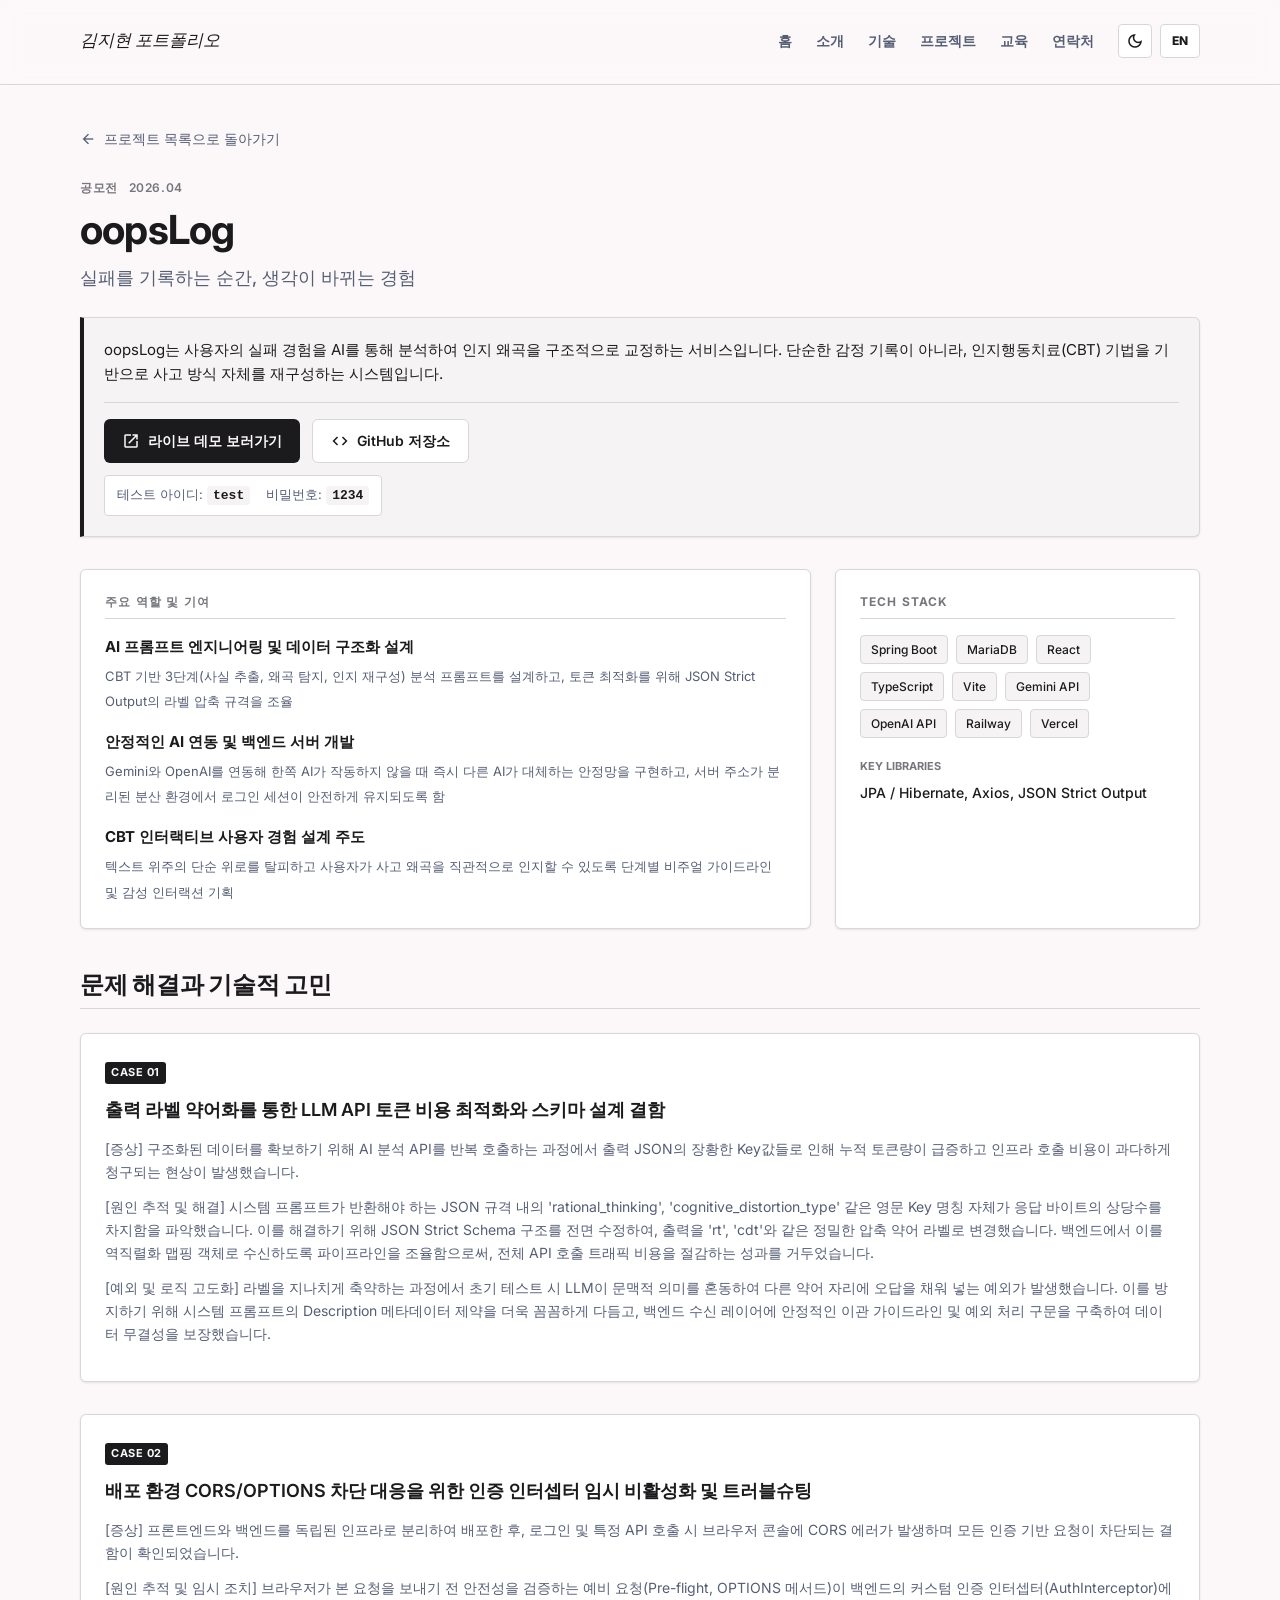
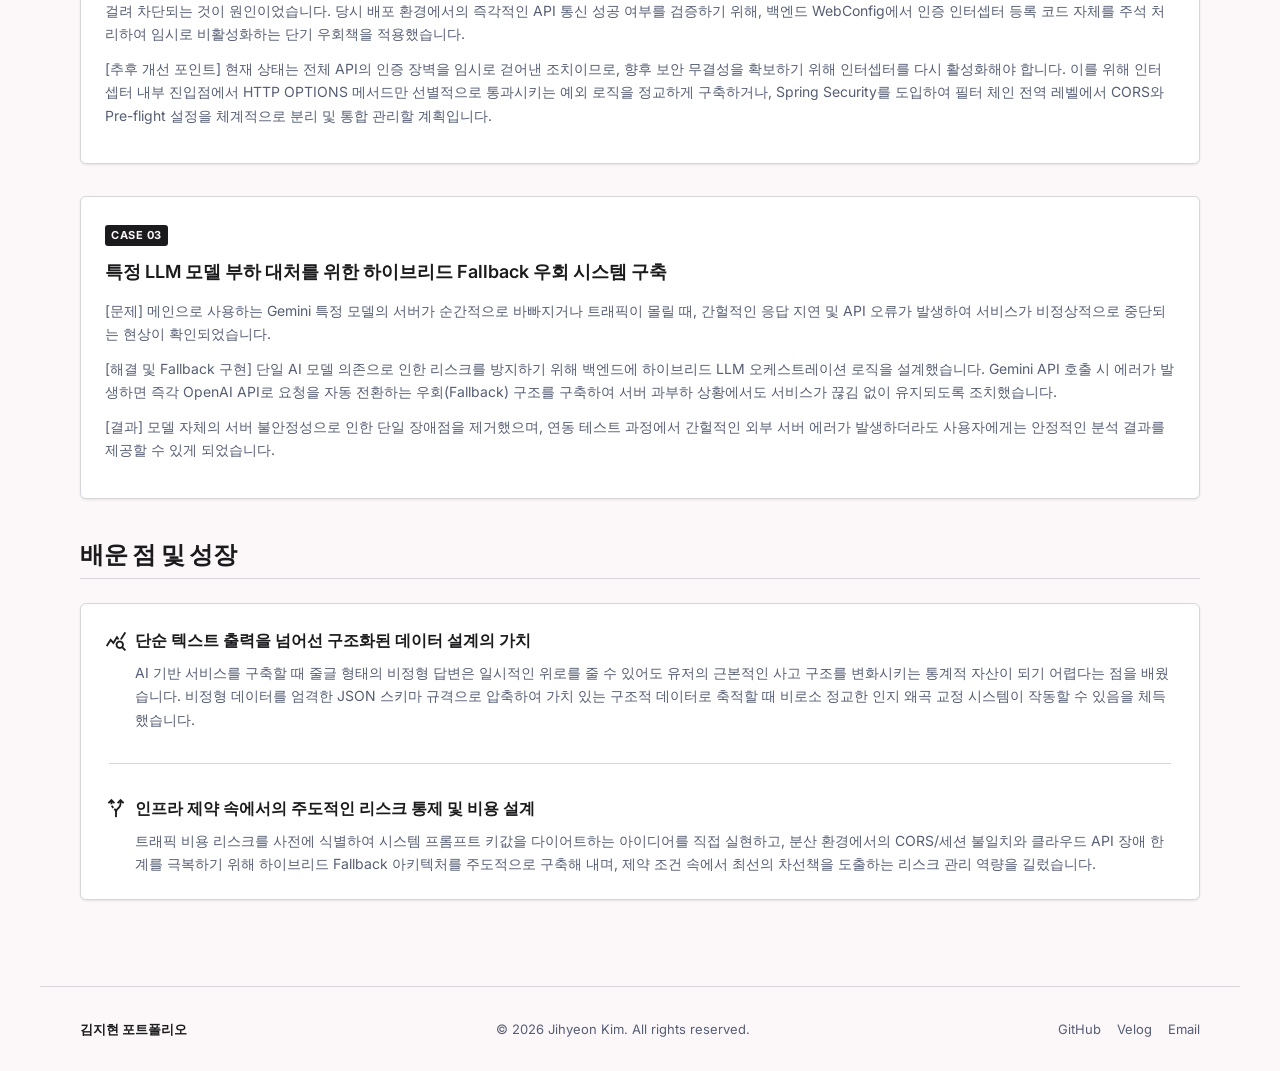
<file: oopslog.html>
<!doctype html>
<html lang="ko">
  <head>
    <meta charset="utf-8" />
    <meta name="viewport" content="width=device-width, initial-scale=1.0" />
    <title>oopsLog - Project Detail</title>
    <link rel="preconnect" href="https://fonts.googleapis.com" />
    <link rel="preconnect" href="https://fonts.gstatic.com" crossorigin />
    <link
      href="https://fonts.googleapis.com/css2?family=Inter:wght=400;500;600;700;800&display=swap"
      rel="stylesheet"
    />
    <link
      href="https://fonts.googleapis.com/css2?family=Material+Symbols+Outlined:wght,FILL@100..700,0..1&display=swap"
      rel="stylesheet"
    />
    <link rel="stylesheet" href="styles.css" />
  </head>
  <body>
    <site-header></site-header>

    <main class="detail-main">
      <div class="back-nav">
        <a href="index.html#projects" class="back-link">
          <span class="material-symbols-outlined" style="font-size: 16px"
            >arrow_back</span
          >
          <span data-ko="프로젝트 목록으로 돌아가기" data-en="Back to Projects"
            >프로젝트 목록으로 돌아가기</span
          >
        </a>
      </div>

      <section class="project-header">
        <span
          class="project-meta"
          data-ko="공모전&nbsp;&nbsp;&nbsp;2026.04"
          data-en="Competition&nbsp;&nbsp;&nbsp;Apr 2026"
          >공모전&nbsp;&nbsp;&nbsp;2026.04</span
        >
        <h1 class="project-title">oopsLog</h1>
        <p
          class="project-subtitle"
          data-ko="실패를 기록하는 순간, 생각이 바뀌는 경험"
          data-en="The moment you record failure, your perspective transforms."
        >
          실패를 기록하는 순간, 생각이 바뀌는 경험
        </p>

        <div
          class="panel"
          style="
            border-left: 4px solid var(--text);
            border-radius: 0 6px 6px 0;
            background: var(--surface-soft);
            padding: 20px;
          "
        >
          <p
            style="
              margin: 0;
              font-size: 15px;
              line-height: 1.6;
              color: var(--text);
            "
            data-ko="oopsLog는 사용자의 실패 경험을 AI를 통해 분석하여 인지 왜곡을 구조적으로 교정하는 서비스입니다. 단순한 감정 기록이 아니라, 인지행동치료(CBT) 기법을 기반으로 사고 방식 자체를 재구성하는 시스템입니다."
            data-en="oopsLog is an AI-powered service that analyzes failure experiences to structurally correct cognitive distortions. Moving beyond simple emotional logs, it acts as a system to reshape underlying thought patterns based on Cognitive Behavioral Therapy (CBT)."
          >
            oopsLog는 사용자의 실패 경험을 AI를 통해 분석하여 인지 왜곡을
            구조적으로 교정하는 서비스입니다. 단순한 감정 기록이 아니라,
            인지행동치료(CBT) 기법을 기반으로 사고 방식 자체를 재구성하는
            시스템입니다.
          </p>

          <div class="demo-banner">
            <div class="link-group">
              <a
                href="https://oops-log-frontend.vercel.app"
                target="_blank"
                rel="noreferrer"
                class="demo-link-btn"
              >
                <span class="material-symbols-outlined" style="font-size: 18px"
                  >open_in_new</span
                >
                <span data-ko="라이브 데모 보러가기" data-en="Launch Live Demo"
                  >라이브 데모 보러가기</span
                >
              </a>
              <a
                href="https://github.com/maycode28/oopsLog-backend"
                target="_blank"
                rel="noreferrer"
                class="demo-link-btn secondary"
              >
                <span class="material-symbols-outlined" style="font-size: 18px"
                  >code</span
                >
                <span data-ko="GitHub 저장소" data-en="GitHub Repository"
                  >GitHub 저장소</span
                >
              </a>
            </div>
            <div class="credentials-box">
              <div>
                <span data-ko="테스트 아이디:" data-en="Test ID:"
                  >테스트 아이디:</span
                >
                <code>test</code>
              </div>
              <div>
                <span data-ko="비밀번호:" data-en="Password:">비밀번호:</span>
                <code>1234</code>
              </div>
            </div>
          </div>
        </div>
      </section>

      <section class="detail-grid">
        <div class="panel">
          <h2
            style="
              font-size: 12px;
              color: var(--subtle);
              text-transform: uppercase;
              letter-spacing: 0.1em;
              border-bottom: 1px solid var(--line);
              padding-bottom: 8px;
              margin-bottom: 16px;
            "
            data-ko="주요 역할 및 기여"
            data-en="My Roles & Contributions"
          >
            주요 역할 및 기여
          </h2>
          <ul class="role-list">
            <li>
              <strong
                data-ko="AI 프롬프트 엔지니어링 및 데이터 구조화 설계"
                data-en="AI Prompt Engineering & Structured Data Design"
                >AI 프롬프트 엔지니어링 및 데이터 구조화 설계</strong
              >
              <span
                data-ko="CBT 기반 3단계(사실 추출, 왜곡 탐지, 인지 재구성) 분석 프롬프트를 설계하고, 토큰 최적화를 위해 JSON Strict Output의 라벨 압축 규격을 조율"
                data-en="Designed CBT-based 3-step analysis prompts and optimized strict JSON schemas with compressed token labels for backend interoperability."
                >CBT 기반 3단계(사실 추출, 왜곡 탐지, 인지 재구성) 분석
                프롬프트를 설계하고, 토큰 최적화를 위해 JSON Strict Output의
                라벨 압축 규격을 조율</span
              >
            </li>
            <li>
              <strong
                data-ko="안정적인 AI 연동 및 백엔드 서버 개발"
                data-en="Stable AI Integration & Backend Development"
                >안정적인 AI 연동 및 백엔드 서버 개발</strong
              >
              <span
                data-ko="Gemini와 OpenAI를 연동해 한쪽 AI가 작동하지 않을 때 즉시 다른 AI가 대체하는 안정망을 구현하고, 서버 주소가 분리된 분산 환경에서 로그인 세션이 안전하게 유지되도록 함"
                data-en="Integrated Gemini and OpenAI to create an automatic fallback system preventing service interruption, and resolved login session sharing issues across separate hosting environments."
                >Gemini와 OpenAI를 연동해 한쪽 AI가 작동하지 않을 때 즉시 다른
                AI가 대체하는 안정망을 구현하고, 서버 주소가 분리된 분산
                환경에서 로그인 세션이 안전하게 유지되도록 함</span
              >
            </li>
            <li>
              <strong
                data-ko="CBT 인터랙티브 사용자 경험 설계 주도"
                data-en="Leading CBT Interactive UX Design"
                >CBT 인터랙티브 사용자 경험 설계 주도</strong
              >
              <span
                data-ko="텍스트 위주의 단순 위로를 탈피하고 사용자가 사고 왜곡을 직관적으로 인지할 수 있도록 단계별 비주얼 가이드라인 및 감성 인터랙션 기획"
                data-en="Spearheaded step-by-step progress guidelines and atmospheric gradient interactions to ensure a friction-free rational mental care flow."
                >텍스트 위주의 단순 위로를 탈피하고 사용자가 사고 왜곡을
                직관적으로 인지할 수 있도록 단계별 비주얼 가이드라인 및 감성
                인터랙션 기획</span
              >
            </li>
          </ul>
        </div>

        <div class="panel">
          <h2
            style="
              font-size: 12px;
              color: var(--subtle);
              text-transform: uppercase;
              letter-spacing: 0.1em;
              border-bottom: 1px solid var(--line);
              padding-bottom: 8px;
              margin-bottom: 16px;
            "
            data-ko="Tech Stack"
            data-en="Tech Stack"
          >
            Tech Stack
          </h2>
          <div class="tag-container">
            <span class="tech-tag">Spring Boot</span>
            <span class="tech-tag">MariaDB</span>
            <span class="tech-tag">React</span>
            <span class="tech-tag">TypeScript</span>
            <span class="tech-tag">Vite</span>
            <span class="tech-tag">Gemini API</span>
            <span class="tech-tag">OpenAI API</span>
            <span class="tech-tag">Railway</span>
            <span class="tech-tag">Vercel</span>
          </div>
          <h3
            style="
              font-size: 11px;
              color: var(--subtle);
              text-transform: uppercase;
              margin-bottom: 6px;
              font-weight: 700;
            "
            data-ko="Key Libraries"
            data-en="Key Libraries"
          >
            Key Libraries
          </h3>
          <p
            style="
              margin: 0;
              font-size: 14px;
              color: var(--text);
              font-weight: 500;
            "
          >
            JPA / Hibernate, Axios, JSON Strict Output
          </p>
        </div>
      </section>

      <section class="deep-dive-section">
        <h2
          class="section-headline"
          data-ko="문제 해결과 기술적 고민"
          data-en="Problem Solving & Deep Dive"
        >
          문제 해결과 기술적 고민
        </h2>

        <article class="panel case-card">
          <span class="case-badge">CASE 01</span>
          <h3
            class="case-title"
            data-ko="출력 라벨 약어화를 통한 LLM API 토큰 비용 최적화와 스키마 설계 결함"
            data-en="API Token Cost Optimization & JSON Schema Compression Constraints"
          >
            출력 라벨 약어화를 통한 LLM API 토큰 비용 최적화와 스키마 설계 결함
          </h3>
          <div class="case-content">
            <p
              data-ko="[증상] 구조화된 데이터를 확보하기 위해 AI 분석 API를 반복 호출하는 과정에서 출력 JSON의 장황한 Key값들로 인해 누적 토큰량이 급증하고 인프라 호출 비용이 과다하게 청구되는 현상이 발생했습니다."
              data-en="[Symptom] Verbose key strings inside the structured JSON responses accumulated rapidly across frequent API calls, resulting in an unsustainable surge in operational token billing."
            >
              <strong>[증상]</strong> 구조화된 데이터를 확보하기 위해 AI 분석
              API를 반복 호출하는 과정에서 출력 JSON의 장황한 Key값들로 인해
              누적 토큰량이 급증하고 인프라 호출 비용이 과다하게 청구되는 현상이
              발생했습니다.
            </p>
            <p
              data-ko="[원인 추적 및 해결] 시스템 프롬프트가 반환해야 하는 JSON 규격 내의 'rational_thinking', 'cognitive_distortion_type' 같은 영문 Key 명칭 자체가 응답 바이트의 상당수를 차지함을 파악했습니다. 이를 해결하기 위해 JSON Strict Schema 구조를 전면 수정하여, 출력을 'rt', 'cdt'와 같은 정밀한 압축 약어 라벨로 변경했습니다. 백엔드에서 이를 역직렬화 맵핑 객체로 수신하도록 파이프라인을 조율함으로써, 전체 API 호출 트래픽 비용을 절감하는 성과를 거두었습니다."
              data-en="[Root Cause & Fix] Identified that verbose keys like 'rational_thinking' inside the structured JSON payload significantly inflated byte sizes. To resolve this, I overhauled the JSON Strict Schema to output tightly compressed labels (e.g., 'rt', 'cdt'). I then coordinated the backend pipeline to safely map and deserialize these compressed tokens, achieving a reduction in overall LLM API costs while maintaining application logic readability."
            >
              <strong>[원인 추적 및 해결]</strong> 시스템 프롬프트가 반환해야
              하는 JSON 규격 내의 'rational_thinking',
              'cognitive_distortion_type' 같은 영문 Key 명칭 자체가 응답
              바이트의 상당수를 차지함을 파악했습니다. 이를 해결하기 위해 JSON
              Strict Schema 구조를 전면 수정하여, 출력을 'rt', 'cdt'와 같은
              정밀한 압축 약어 라벨로 변경했습니다. 백엔드에서 이를 역직렬화
              맵핑 객체로 수신하도록 파이프라인을 조율함으로써, 전체 API 호출
              트래픽 비용을 절감하는 성과를 거두었습니다.
            </p>
            <p
              data-ko="[예외 및 로직 고도화] 라벨을 지나치게 축약하는 과정에서 초기 테스트 시 LLM이 문맥적 의미를 혼동하여 다른 약어 자리에 오답을 채워 넣는 예외가 발생했습니다. 이를 방지하기 위해 시스템 프롬프트의 Description 메타데이터 제약을 더욱 꼼꼼하게 다듬고, 백엔드 수신 레이어에 안정적인 이관 가이드라인 및 예외 처리 구문을 구축하여 데이터 무결성을 보장했습니다."
              data-en="[Edge Case & Logic Refinement] Initial abbreviation tests led to an edge case where the LLM confused the semantic meanings of tightly truncated keys, misplacing data blocks. I resolved this by tightening the metadata descriptions inside the system prompt and configuring robust verification handlers within the backend receiving layer to ensure total data integrity."
            >
              <strong>[예외 및 로직 고도화]</strong> 라벨을 지나치게 축약하는
              과정에서 초기 테스트 시 LLM이 문맥적 의미를 혼동하여 다른 약어
              자리에 오답을 채워 넣는 예외가 발생했습니다. 이를 방지하기 위해
              시스템 프롬프트의 Description 메타데이터 제약을 더욱 꼼꼼하게
              다듬고, 백엔드 수신 레이어에 안정적인 이관 가이드라인 및 예외 처리
              구문을 구축하여 데이터 무결성을 보장했습니다.
            </p>
          </div>
        </article>

        <article class="panel case-card">
          <span class="case-badge">CASE 02</span>
          <h3
            class="case-title"
            data-ko="배포 환경 CORS/OPTIONS 차단 대응을 위한 인증 인터셉터 임시 비활성화 및 트러블슈팅"
            data-en="Temporary Disabling of Auth Interceptor for CORS Pre-flight Troubleshooting"
          >
            배포 환경 CORS/OPTIONS 차단 대응을 위한 인증 인터셉터 임시 비활성화
            및 트러블슈팅
          </h3>
          <div class="case-content">
            <p
              data-ko="[증상] 프론트엔드와 백엔드를 독립된 인프라로 분리하여 배포한 후, 로그인 및 특정 API 호출 시 브라우저 콘솔에 CORS 에러가 발생하며 모든 인증 기반 요청이 차단되는 결함이 확인되었습니다."
              data-en="[Symptom] After deploying the decoupled frontend and backend, CORS errors triggered in the browser console during authentication and API requests, blocking all authorized traffic."
            >
              <strong>[증상]</strong> 프론트엔드와 백엔드를 독립된 인프라로
              분리하여 배포한 후, 로그인 및 특정 API 호출 시 브라우저 콘솔에
              CORS 에러가 발생하며 모든 인증 기반 요청이 차단되는 결함이
              확인되었습니다.
            </p>
            <p
              data-ko="[원인 추적 및 임시 조치] 브라우저가 본 요청을 보내기 전 안전성을 검증하는 예비 요청(Pre-flight, OPTIONS 메서드)이 백엔드의 커스텀 인증 인터셉터(AuthInterceptor)에 걸려 차단되는 것이 원인이었습니다. 당시 배포 환경에서의 즉각적인 API 통신 성공 여부를 검증하기 위해, 백엔드 WebConfig에서 인증 인터셉터 등록 코드 자체를 주석 처리하여 임시로 비활성화하는 단기 우회책을 적용했습니다."
              data-en="[Investigation & Temporary Workaround] Diagnosed that the browser's Pre-flight (OPTIONS) requests were being blocked by the custom AuthInterceptor due to missing credentials. To immediately verify live API connectivity and ensure client-side functionality, I implemented a short-term workaround by commenting out and temporarily disabling the interceptor registration logic in WebConfig."
            >
              <strong>[원인 추적 및 임시 조치]</strong> 브라우저가 본 요청을
              보내기 전 안전성을 검증하는 예비 요청(Pre-flight, OPTIONS
              메서드)이 백엔드의 커스텀 인증 인터셉터(AuthInterceptor)에 걸려
              차단되는 것이 원인이었습니다. 당시 배포 환경에서의 즉각적인 API
              통신 성공 여부를 검증하기 위해, 백엔드 WebConfig에서 인증 인터셉터
              등록 코드 자체를 주석 처리하여 임시로 비활성화하는 단기 우회책을
              적용했습니다.
            </p>
            <p
              data-ko="[추후 개선 포인트] 현재 상태는 전체 API의 인증 장벽을 임시로 걷어낸 조치이므로, 향후 보안 무결성을 확보하기 위해 인터셉터를 다시 활성화해야 합니다. 이를 위해 인터셉터 내부 진입점에서 HTTP OPTIONS 메서드만 선별적으로 통과시키는 예외 로직을 정교하게 구축하거나, Spring Security를 도입하여 필터 체인 전역 레벨에서 CORS와 Pre-flight 설정을 체계적으로 분리 및 통합 관리할 계획입니다."
              data-en="[Future Enhancements] Since the current setup relies on globally bypassing the authentication layer, the next structural milestone is to re-enable the interceptor with enhanced security filters. I plan to refine the interceptor's preHandle method to selectively permit HTTP OPTIONS traffic or integrate Spring Security to decouple and manage CORS and pre-flight policies at a centralized security filter chain layer."
            >
              <strong>[추후 개선 포인트]</strong> 현재 상태는 전체 API의 인증
              장벽을 임시로 걷어낸 조치이므로, 향후 보안 무결성을 확보하기 위해
              인터셉터를 다시 활성화해야 합니다. 이를 위해 인터셉터 내부
              진입점에서 HTTP OPTIONS 메서드만 선별적으로 통과시키는 예외 로직을
              정교하게 구축하거나, Spring Security를 도입하여 필터 체인 전역
              레벨에서 CORS와 Pre-flight 설정을 체계적으로 분리 및 통합 관리할
              계획입니다.
            </p>
          </div>
        </article>

        <article class="panel case-card">
          <span class="case-badge">CASE 03</span>
          <h3
            class="case-title"
            data-ko="특정 LLM 모델 부하 대처를 위한 하이브리드 Fallback 우회 시스템 구축"
            data-en="Implementing Hybrid LLM Fallback Gateways to Handle Model Server Overload"
          >
            특정 LLM 모델 부하 대처를 위한 하이브리드 Fallback 우회 시스템 구축
          </h3>
          <div class="case-content">
            <p
              data-ko="[문제] 메인으로 사용하는 Gemini 특정 모델의 서버가 순간적으로 바빠지거나 트래픽이 몰릴 때, 간헐적인 응답 지연 및 API 오류가 발생하여 서비스가 비정상적으로 중단되는 현상이 확인되었습니다."
              data-en="[Challenge] Intermittent response delays and API failures occurred when the primary Gemini model experienced high server load, leading to unexpected service disruptions."
            >
              <strong>[문제]</strong> 메인으로 사용하는 Gemini 특정 모델의
              서버가 순간적으로 바빠지거나 트래픽이 몰릴 때, 간헐적인 응답 지연
              및 API 오류가 발생하여 서비스가 비정상적으로 중단되는 현상이
              확인되었습니다.
            </p>
            <p
              data-ko="[해결 및 Fallback 구현] 단일 AI 모델 의존으로 인한 리스크를 방지하기 위해 백엔드에 하이브리드 LLM 오케스트레이션 로직을 설계했습니다. Gemini API 호출 시 에러가 발생하면 즉각 OpenAI API로 요청을 자동 전환하는 우회(Fallback) 구조를 구축하여 서버 과부하 상황에서도 서비스가 끊김 없이 유지되도록 조치했습니다."
              data-en="[Implementation] To mitigate risks from relying on a single AI provider, I designed a hybrid fallback pipeline. When the Gemini API fails due to server overload, the system instantly reroutes the request to the OpenAI API, ensuring uninterrupted service availability."
            >
              <strong>[해결 및 Fallback 구현]</strong> 단일 AI 모델 의존으로
              인한 리스크를 방지하기 위해 백엔드에 하이브리드 LLM 오케스트레이션
              로직을 설계했습니다. Gemini API 호출 시 에러가 발생하면 즉각
              OpenAI API로 요청을 자동 전환하는 우회(Fallback) 구조를 구축하여
              서버 과부하 상황에서도 서비스가 끊김 없이 유지되도록 조치했습니다.
            </p>
            <p
              data-ko="[결과] 모델 자체의 서버 불안정성으로 인한 단일 장애점을 제거했으며, 연동 테스트 과정에서 간헐적인 외부 서버 에러가 발생하더라도 사용자에게는 안정적인 분석 결과를 제공할 수 있게 되었습니다."
              data-en="[Result] Effectively eliminated the Single Point of Failure caused by external model instability, ensuring 100% reliable analysis delivery even during provider-side outages."
            >
              <strong>[결과]</strong> 모델 자체의 서버 불안정성으로 인한 단일
              장애점을 제거했으며, 연동 테스트 과정에서 간헐적인 외부 서버
              에러가 발생하더라도 사용자에게는 안정적인 분석 결과를 제공할 수
              있게 되었습니다.
            </p>
          </div>
        </article>
      </section>

      <section style="margin-bottom: 6px">
        <h2
          class="section-headline"
          data-ko="배운 점 및 성장"
          data-en="Lessons Learned & Growth"
        >
          배운 점 및 성장
        </h2>
        <div
          class="panel"
          style="
            display: flex;
            flex-direction: column;
            gap: 32px;
            padding: 24px;
          "
        >
          <div
            class="growth-box"
            style="display: flex; flex-direction: column; gap: 8px"
          >
            <h4
              style="
                font-size: 16px;
                font-weight: 600;
                color: var(--text);
                margin: 0;
                display: flex;
                align-items: center;
                gap: 8px;
              "
            >
              <span
                class="material-symbols-outlined"
                style="color: var(--text); font-size: 22px"
                >query_stats</span
              >
              <span
                data-ko="단순 텍스트 출력을 넘어선 구조화된 데이터 설계의 가치"
                data-en="The Power of Structured Data Over Text Outputs"
                >단순 텍스트 출력을 넘어선 구조화된 데이터 설계의 가치</span
              >
            </h4>
            <p
              style="
                font-size: 14px;
                color: var(--muted);
                line-height: 1.65;
                margin: 0;
                padding-left: 30px;
              "
              data-ko="AI 기반 서비스를 구축할 때 줄글 형태의 비정형 답변은 일시적인 위로를 줄 수 있어도 유저의 근본적인 사고 구조를 변화시키는 통계적 자산이 되기 어렵다는 점을 배웠습니다. 비정형 데이터를 엄격한 JSON 스키마 규격으로 압축하여 가치 있는 구조적 데이터로 축적할 때 비로소 정교한 인지 왜곡 교정 시스템이 작동할 수 있음을 체득했습니다."
              data-en="Learned that unstructured generative outputs fail to create measurable statistical assets for user improvement. Compressing raw inputs into rigid, strict JSON schema rules transforms chaotic strings into analytical assets, opening the door for systemic cognitive behavioral correction."
            >
              AI 기반 서비스를 구축할 때 줄글 형태의 비정형 답변은 일시적인
              위로를 줄 수 있어도 유저의 근본적인 사고 구조를 변화시키는 통계적
              자산이 되기 어렵다는 점을 배웠습니다. 비정형 데이터를 엄격한 JSON
              스키마 규격으로 압축하여 가치 있는 구조적 데이터로 축적할 때
              비로소 정교한 인지 왜곡 교정 시스템이 작동할 수 있음을
              체득했습니다.
            </p>
          </div>

          <div
            style="border-bottom: 1px solid var(--line); margin: 0 4px"
          ></div>

          <div
            class="growth-box"
            style="display: flex; flex-direction: column; gap: 8px"
          >
            <h4
              style="
                font-size: 16px;
                font-weight: 600;
                color: var(--text);
                margin: 0;
                display: flex;
                align-items: center;
                gap: 8px;
              "
            >
              <span
                class="material-symbols-outlined"
                style="color: var(--text); font-size: 22px"
                >alt_route</span
              >
              <span
                data-ko="인프라 제약 속에서의 주도적인 리스크 통제 및 비용 설계"
                data-en="Proactive Cost Optimization Under Infrastructure Constraints"
                >인프라 제약 속에서의 주도적인 리스크 통제 및 비용 설계</span
              >
            </h4>
            <p
              style="
                font-size: 14px;
                color: var(--muted);
                line-height: 1.65;
                margin: 0;
                padding-left: 30px;
              "
              data-ko="트래픽 비용 리스크를 사전에 식별하여 시스템 프롬프트 키값을 다이어트하는 아이디어를 직접 실현하고, 분산 환경에서의 CORS/세션 불일치와 클라우드 API 장애 한계를 극복하기 위해 하이브리드 Fallback 아키텍처를 주도적으로 구축해 내며, 제약 조건 속에서 최선의 차선책을 도출하는 리스크 관리 역량을 길렀습니다."
              data-en="By anticipating token cost limits and reducing schema overhead, alongside navigating CORS traps and infrastructure drops with an automatic fallback architecture, I mastered the engineering ability to balance system constraints with operational efficiency."
            >
              트래픽 비용 리스크를 사전에 식별하여 시스템 프롬프트 키값을
              다이어트하는 아이디어를 직접 실현하고, 분산 환경에서의 CORS/세션
              불일치와 클라우드 API 장애 한계를 극복하기 위해 하이브리드
              Fallback 아키텍처를 주도적으로 구축해 내며, 제약 조건 속에서
              최선의 차선책을 도출하는 리스크 관리 역량을 길렀습니다.
            </p>
          </div>
        </div>
      </section>
    </main>

    <site-footer></site-footer>

    <script src="components.js"></script>
    <script src="script.js"></script>
  </body>
</html>
</file>
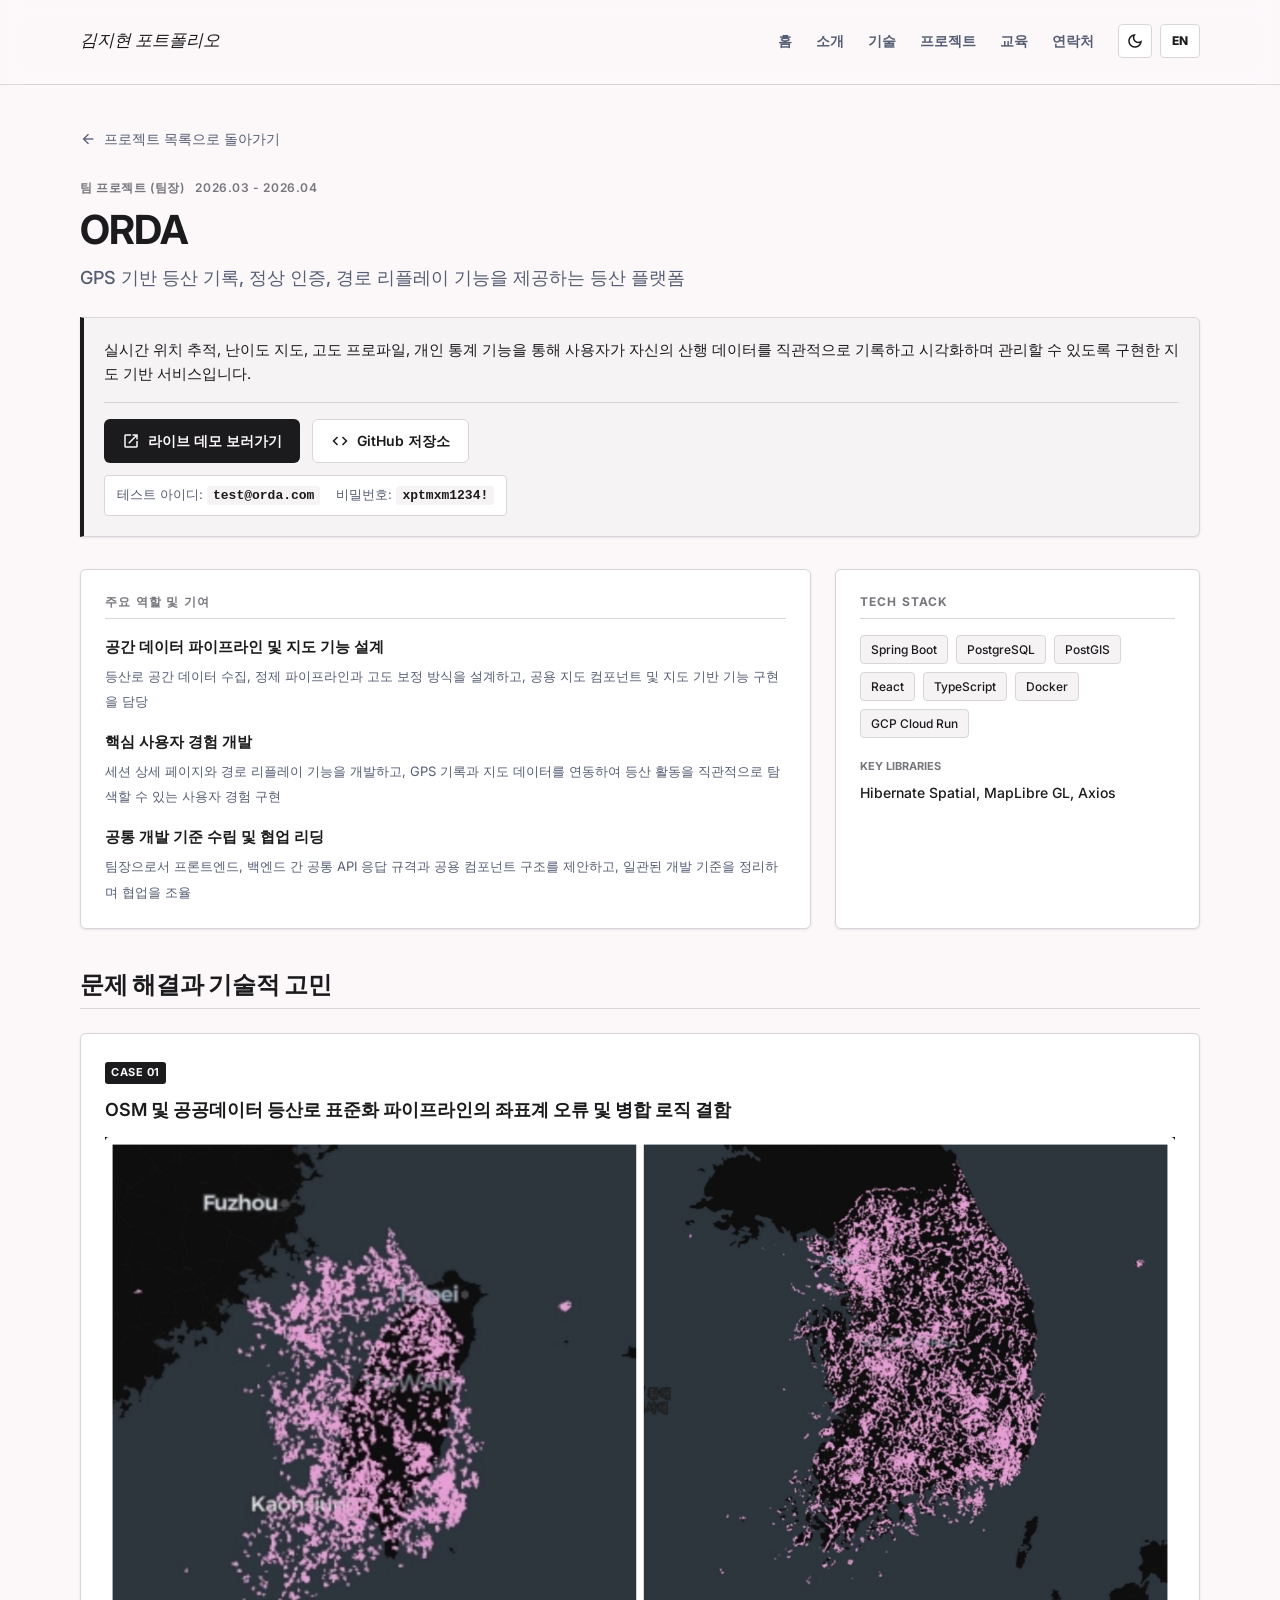
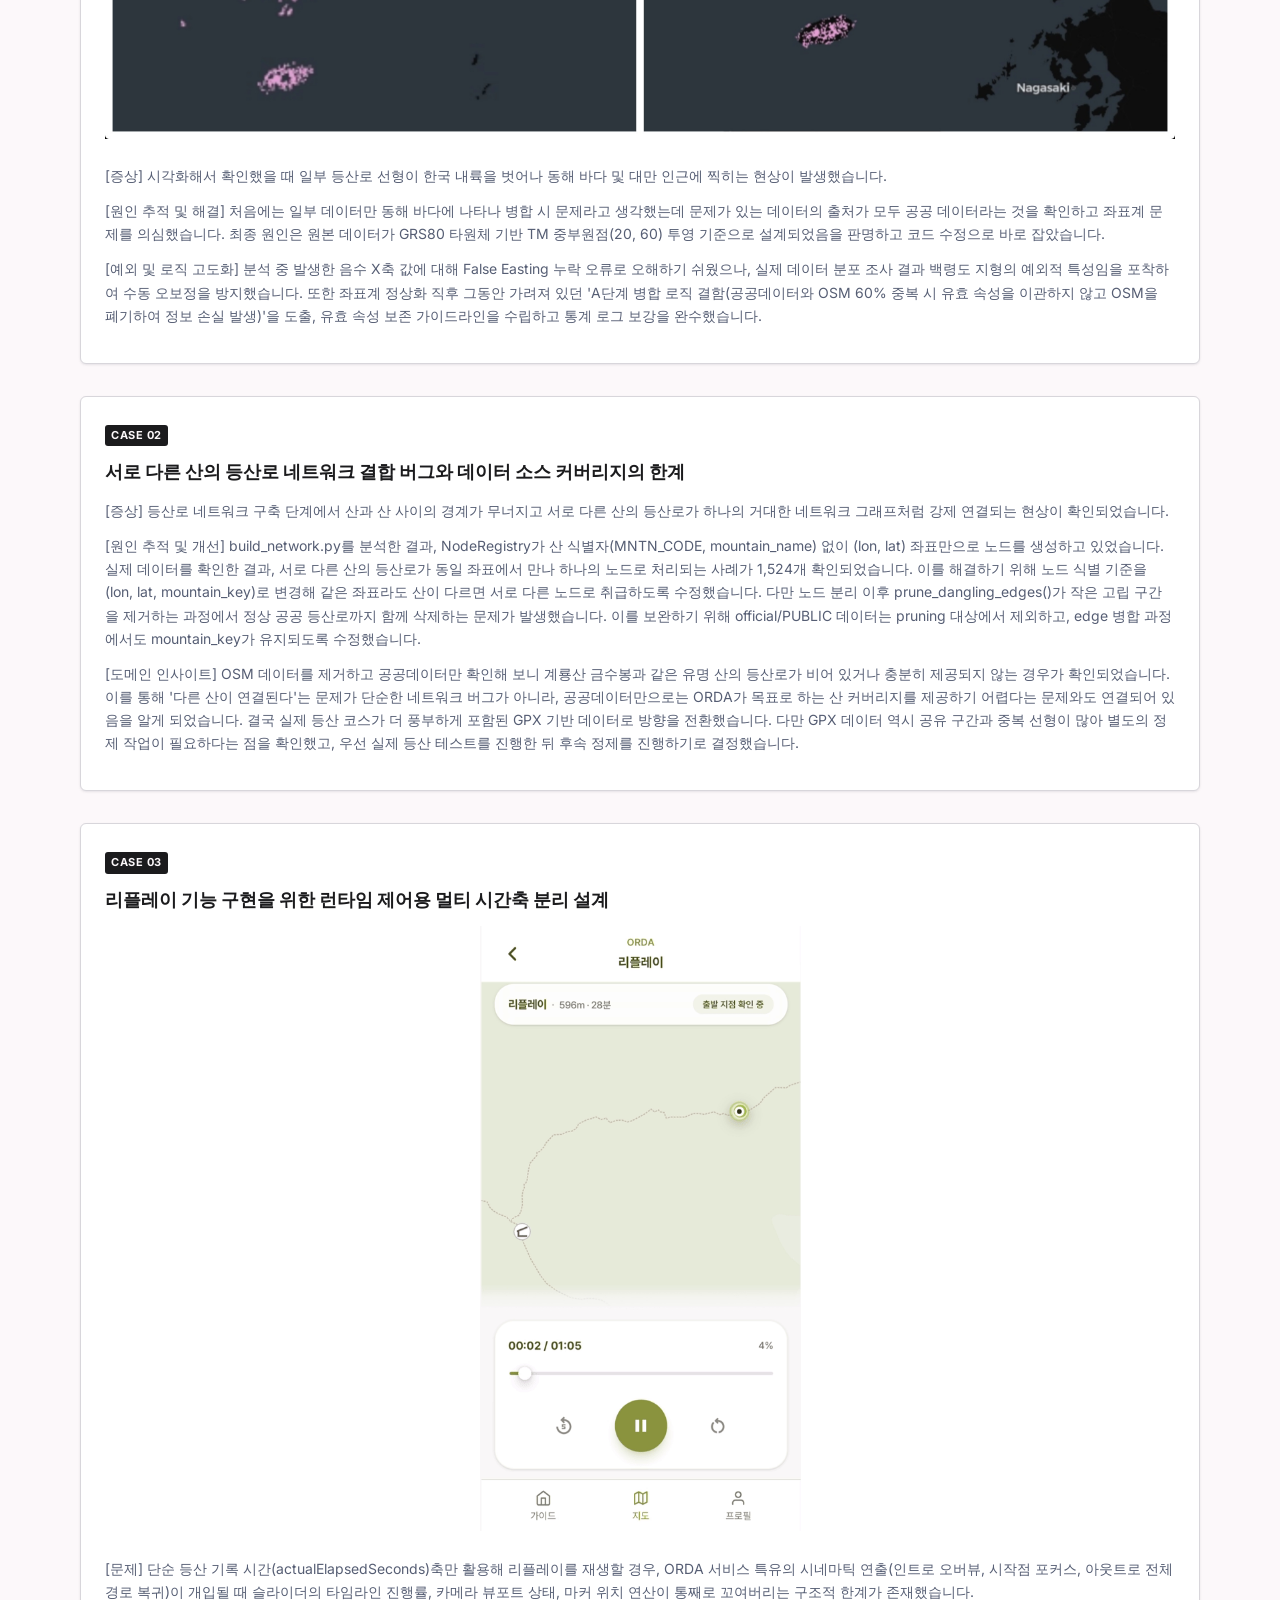
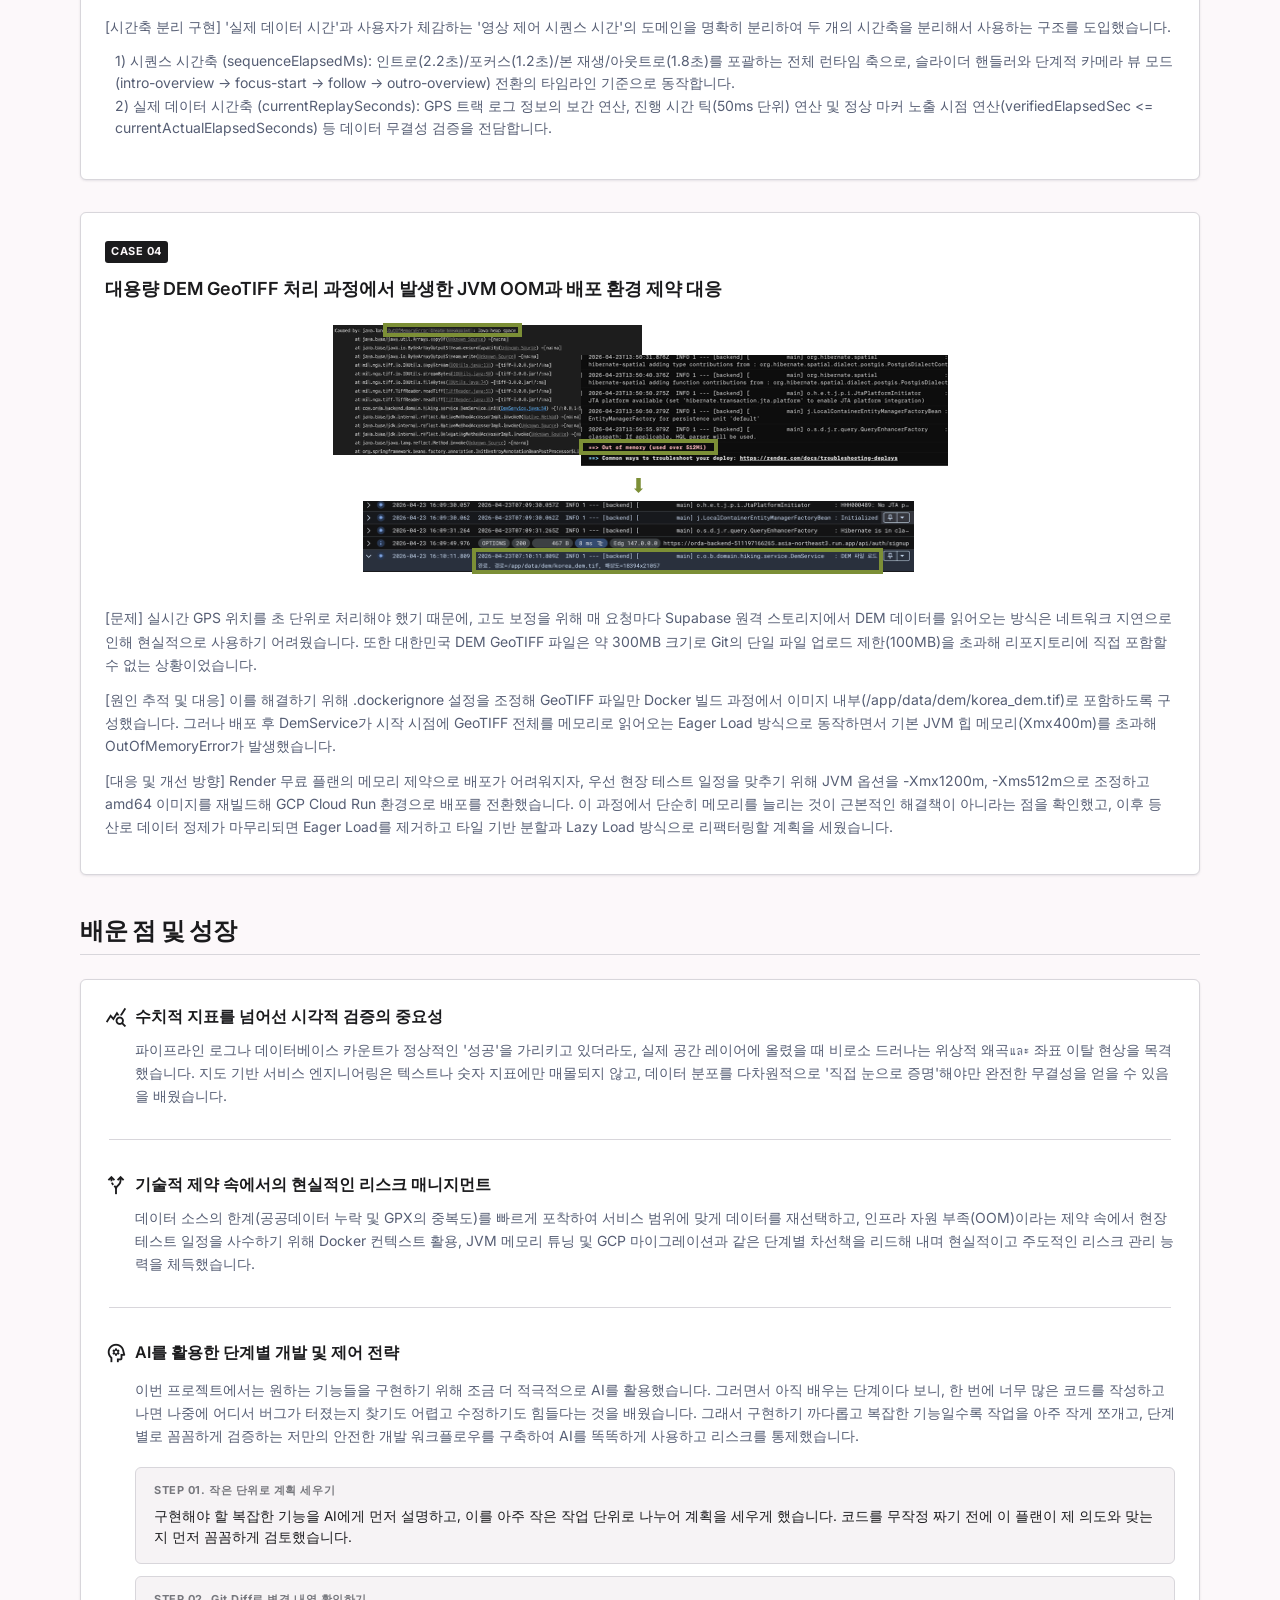
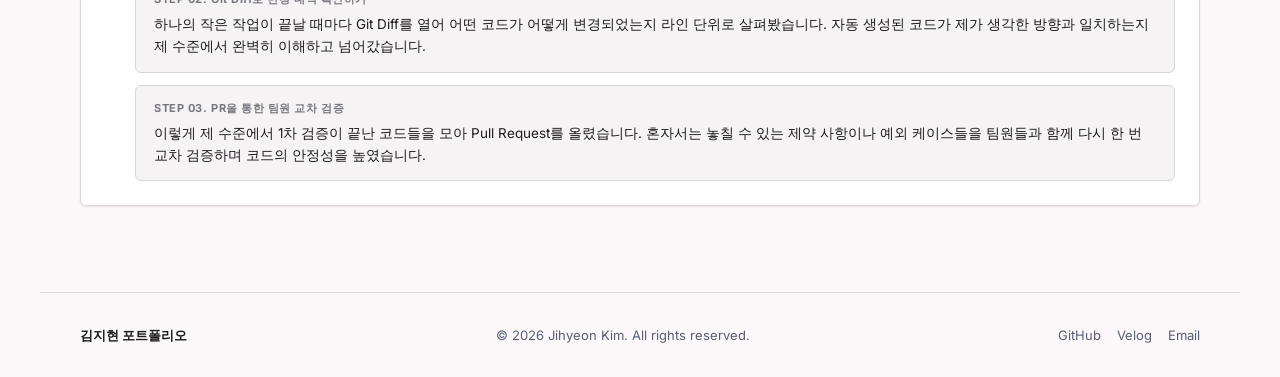
<file: orda.html>
<!doctype html>
<html lang="ko">
  <head>
    <meta charset="utf-8" />
    <meta name="viewport" content="width=device-width, initial-scale=1.0" />
    <title>ORDA - Project Detail</title>
    <link rel="preconnect" href="https://fonts.googleapis.com" />
    <link rel="preconnect" href="https://fonts.gstatic.com" crossorigin />
    <link
      href="https://fonts.googleapis.com/css2?family=Inter:wght=400;500;600;700;800&display=swap"
      rel="stylesheet"
    />
    <link
      href="https://fonts.googleapis.com/css2?family=Material+Symbols+Outlined:wght,FILL@100..700,0..1&display=swap"
      rel="stylesheet"
    />
    <link rel="stylesheet" href="styles.css" />
  </head>
  <body>
    <site-header></site-header>

    <main class="detail-main">
      <div class="back-nav">
        <a href="index.html#projects" class="back-link">
          <span class="material-symbols-outlined" style="font-size: 16px"
            >arrow_back</span
          >
          <span data-ko="프로젝트 목록으로 돌아가기" data-en="Back to Projects"
            >프로젝트 목록으로 돌아가기</span
          >
        </a>
      </div>

      <section class="project-header">
        <span
          class="project-meta"
          data-ko="팀 프로젝트 (팀장)&nbsp;&nbsp;&nbsp;2026.03 - 2026.04"
          data-en="Team Project (Team Leader)&nbsp;&nbsp;&nbsp;Mar 2026 - Apr 2026"
          >팀 프로젝트 (팀장)&nbsp;&nbsp;&nbsp;2026.03 - 2026.04</span
        >
        <h1 class="project-title">ORDA</h1>
        <p
          class="project-subtitle"
          data-ko="GPS 기반 등산 기록, 정상 인증, 경로 리플레이 기능을 제공하는 등산 플랫폼"
          data-en="Spatial Data Pipeline Purification & Mountain Trail Visualization Platform"
        >
          GPS 기반 등산 기록, 정상 인증, 경로 리플레이 기능을 제공하는 등산
          플랫폼
        </p>

        <div
          class="panel"
          style="
            border-left: 4px solid var(--text);
            border-radius: 0 6px 6px 0;
            background: var(--surface-soft);
            padding: 20px;
          "
        >
          <p
            style="
              margin: 0;
              font-size: 15px;
              line-height: 1.6;
              color: var(--text);
            "
            data-ko="실시간 위치 추적, 난이도 지도, 고도 프로파일, 개인 통계 기능을 통해 사용자가 자신의 산행 데이터를 직관적으로 기록하고 시각화하며 관리할 수 있도록 구현한 지도 기반 서비스입니다."
            data-en="A map-based service that enables users to intuitively record, visualize, and manage their hiking activities through real-time location tracking, difficulty maps, elevation profiles, and personal statistics."
          >
            실시간 위치 추적, 난이도 지도, 고도 프로파일, 개인 통계 기능을 통해
            사용자가 자신의 산행 데이터를 직관적으로 기록하고 시각화하며 관리할
            수 있도록 구현한 지도 기반 서비스입니다.
          </p>

          <div class="demo-banner">
            <div class="link-group">
              <a
                href="https://orda-frontend.vercel.app"
                target="_blank"
                rel="noreferrer"
                class="demo-link-btn"
              >
                <span class="material-symbols-outlined" style="font-size: 18px"
                  >open_in_new</span
                >
                <span data-ko="라이브 데모 보러가기" data-en="Launch Live Demo"
                  >라이브 데모 보러가기</span
                >
              </a>
              <a
                href="https://github.com/Leeeydia/orda-backend"
                target="_blank"
                rel="noreferrer"
                class="demo-link-btn secondary"
              >
                <span class="material-symbols-outlined" style="font-size: 18px"
                  >code</span
                >
                <span data-ko="GitHub 저장소" data-en="GitHub Repository"
                  >GitHub 저장소</span
                >
              </a>
            </div>
            <div class="credentials-box">
              <div>
                <span data-ko="테스트 아이디:" data-en="Test ID:"
                  >테스트 아이디:</span
                >
                <code>test@orda.com</code>
              </div>
              <div>
                <span data-ko="비밀번호:" data-en="Password:">비밀번호:</span>
                <code>xptmxm1234!</code>
              </div>
            </div>
          </div>
        </div>
      </section>

      <section class="detail-grid">
        <div class="panel">
          <h2
            style="
              font-size: 12px;
              color: var(--subtle);
              text-transform: uppercase;
              letter-spacing: 0.1em;
              border-bottom: 1px solid var(--line);
              padding-bottom: 8px;
              margin-bottom: 16px;
            "
            data-ko="주요 역할 및 기여"
            data-en="My Roles & Contributions"
          >
            주요 역할 및 기여
          </h2>
          <ul class="role-list">
            <li>
              <strong
                data-ko="공간 데이터 파이프라인 및 지도 기능 설계"
                data-en="Spatial Data Pipeline & Map Feature Development"
                >공간 데이터 파이프라인 및 지도 기능 설계</strong
              >
              <span
                data-ko="등산로 공간 데이터 수집, 정제 파이프라인과 고도 보정 방식을 설계하고, 공용 지도 컴포넌트 및 지도 기반 기능 구현을 담당"
                data-en="Designed the spatial data ingestion and refinement pipeline, planned the elevation correction approach, and built reusable map components and map-based features."
                >등산로 공간 데이터 수집, 정제 파이프라인과 고도 보정 방식을
                설계하고, 공용 지도 컴포넌트 및 지도 기반 기능 구현을 담당</span
              >
            </li>
            <li>
              <strong
                data-ko="핵심 사용자 경험 개발"
                data-en="Core User Experience Development"
                >핵심 사용자 경험 개발</strong
              >
              <span
                data-ko="세션 상세 페이지와 경로 리플레이 기능을 개발하고, GPS 기록과 지도 데이터를 연동하여 등산 활동을 직관적으로 탐색할 수 있는 사용자 경험 구현"
                data-en="Developed the session detail page and route replay features, integrating GPS records with map data to provide an intuitive hiking activity experience."
                >세션 상세 페이지와 경로 리플레이 기능을 개발하고, GPS 기록과
                지도 데이터를 연동하여 등산 활동을 직관적으로 탐색할 수 있는
                사용자 경험 구현</span
              >
            </li>
            <li>
              <strong
                data-ko="공통 개발 기준 수립 및 협업 리딩"
                data-en="Development Standards & Team Collaboration"
                >공통 개발 기준 수립 및 협업 리딩</strong
              >
              <span
                data-ko="팀장으로서 프론트엔드, 백엔드 간 공통 API 응답 규격과 공용 컴포넌트 구조를 제안하고, 일관된 개발 기준을 정리하며 협업을 조율"
                data-en="As the team lead, proposed shared API response standards and reusable component structures, helping the team work with consistent development conventions."
                >팀장으로서 프론트엔드, 백엔드 간 공통 API 응답 규격과 공용
                컴포넌트 구조를 제안하고, 일관된 개발 기준을 정리하며 협업을
                조율</span
              >
            </li>
          </ul>
        </div>

        <div class="panel">
          <h2
            style="
              font-size: 12px;
              color: var(--subtle);
              text-transform: uppercase;
              letter-spacing: 0.1em;
              border-bottom: 1px solid var(--line);
              padding-bottom: 8px;
              margin-bottom: 16px;
            "
            data-ko="Tech Stack"
            data-en="Tech Stack"
          >
            Tech Stack
          </h2>
          <div class="tag-container">
            <span class="tech-tag">Spring Boot</span>
            <span class="tech-tag">PostgreSQL</span>
            <span class="tech-tag">PostGIS</span>
            <span class="tech-tag">React</span>
            <span class="tech-tag">TypeScript</span>
            <span class="tech-tag">Docker</span>
            <span class="tech-tag">GCP Cloud Run</span>
          </div>
          <h3
            style="
              font-size: 11px;
              color: var(--subtle);
              text-transform: uppercase;
              margin-bottom: 6px;
              font-weight: 700;
            "
            data-ko="Key Libraries"
            data-en="Key Libraries"
          >
            Key Libraries
          </h3>
          <p
            style="
              margin: 0;
              font-size: 14px;
              color: var(--text);
              font-weight: 500;
            "
          >
            Hibernate Spatial, MapLibre GL, Axios
          </p>
        </div>
      </section>

      <section class="deep-dive-section">
        <h2
          class="section-headline"
          data-ko="문제 해결과 기술적 고민"
          data-en="Problem Solving & Deep Dive"
        >
          문제 해결과 기술적 고민
        </h2>

        <article class="panel case-card">
          <span class="case-badge">CASE 01</span>
          <h3
            class="case-title"
            data-ko="OSM 및 공공데이터 등산로 표준화 파이프라인의 좌표계 오류 및 병합 로직 결함"
            data-en="Coordinate Projection Discrepancies & Stage A Merging Flaws"
          >
            OSM 및 공공데이터 등산로 표준화 파이프라인의 좌표계 오류 및 병합
            로직 결함
          </h3>
          <div class="case-content">
            <img
              src="images/ORDA-troubleshooting1.jpg"
              alt="[시각화 자료] 공간 분석 레이어 상에서 GRS80 투영 해석 보정 전/후의 등산로 궤적 오차 비교 화면"
            />
            <br />
            <p
              data-ko="[증상] 시각화해서 확인했을 때 일부 등산로 선형이 한국 내륙을 벗어나 동해 바다 및 대만 인근에 찍히는 현상이 발생했습니다."
              data-en="[Symptom] Trail geometries rendered improperly over the East Sea and near Taiwan during spatial visual inspection."
            >
              <strong>[증상]</strong> 시각화해서 확인했을 때 일부 등산로 선형이
              한국 내륙을 벗어나 동해 바다 및 대만 인근에 찍히는 현상이
              발생했습니다.
            </p>
            <p
              data-ko="[원인 추적 및 해결] 처음에는 일부 데이터만 동해 바다에 나타나 병합 시 문제라고 생각했는데 문제가 있는 데이터의 출처가 모두 공공 데이터라는 것을 확인하고 좌표계 문제를 의심했습니다. 최종 원인은 원본 데이터가 GRS80 타원체 기반 TM 중부원점(20, 60) 투영 기준으로 설계되었음을 판명하고 코드 수정으로 바로 잡았습니다."
              data-en="[Root Cause & Fix] Initially shifted from EPSG:2097 to EPSG:5179 to fix the inland clusters. For the remaining Taiwanese offsets, a deep audit of the original specifications revealed that the input data was projected on the GRS80 TM Central Meridian (20, 60). Correcting this resolved the offset completely."
            >
              <strong>[원인 추적 및 해결]</strong> 처음에는 일부 데이터만 동해
              바다에 나타나 병합 시 문제라고 생각했는데 문제가 있는 데이터의
              출처가 모두 공공 데이터라는 것을 확인하고 좌표계 문제를
              의심했습니다. 최종 원인은 원본 데이터가 GRS80 타원체 기반 TM
              중부원점(20, 60) 투영 기준으로 설계되었음을 판명하고 코드 수정으로
              바로 잡았습니다.
            </p>
            <p
              data-ko="[예외 및 로직 고도화] 분석 중 발생한 음수 X축 값에 대해 False Easting 누락 오류로 오해하기 쉬웠으나, 실제 데이터 분포 조사 결과 백령도 지형의 예외적 특성임을 포착하여 수동 오보정을 방지했습니다. 또한 좌표계 정상화 직후 그동안 가려져 있던 'A단계 병합 로직 결함(공공데이터와 OSM 60% 중복 시 유효 속성을 이관하지 않고 OSM을 폐기하여 정보 손실 발생)'을 도출, 유효 속성 보존 가이드라인을 수립하고 통계 로그 보강을 완수했습니다."
              data-en="[Edge Case & Logic Refinement] Negative X values were scrutinized and verified as valid geographical positions for Baengnyeongdo rather than a False Easting bug. Furthermore, fixing the projection uncovered a critical flaw in the Stage A merging logic: when public and OSM paths overlapped by 60%, OSM was discarded without transferring its metadata. This was fixed by writing an attribute preservation rule, and adding telemetry."
            >
              <strong>[예외 및 로직 고도화]</strong> 분석 중 발생한 음수 X축
              값에 대해 False Easting 누락 오류로 오해하기 쉬웠으나, 실제 데이터
              분포 조사 결과 백령도 지형의 예외적 특성임을 포착하여 수동
              오보정을 방지했습니다. 또한 좌표계 정상화 직후 그동안 가려져 있던
              'A단계 병합 로직 결함(공공데이터와 OSM 60% 중복 시 유효 속성을
              이관하지 않고 OSM을 폐기하여 정보 손실 발생)'을 도출, 유효 속성
              보존 가이드라인을 수립하고 통계 로그 보강을 완수했습니다.
            </p>
          </div>
        </article>

        <article class="panel case-card">
          <span class="case-badge">CASE 02</span>
          <h3
            class="case-title"
            data-ko="서로 다른 산의 등산로 네트워크 결합 버그와 데이터 소스 커버리지의 한계"
            data-en="Inter-Mountain Network Graph Disconnection & Data Source Coverage Constraints"
          >
            서로 다른 산의 등산로 네트워크 결합 버그와 데이터 소스 커버리지의
            한계
          </h3>
          <div class="case-content">
            <p
              data-ko="[증상] 등산로 네트워크 구축 단계에서 산과 산 사이의 경계가 무너지고 서로 다른 산의 등산로가 하나의 거대한 네트워크 그래프처럼 강제 연결되는 현상이 확인되었습니다."
              data-en="[Symptom] Unintended graph connectivity where independent mountain networks merged into a single linked topology."
            >
              <strong>[증상]</strong> 등산로 네트워크 구축 단계에서 산과 산
              사이의 경계가 무너지고 서로 다른 산의 등산로가 하나의 거대한
              네트워크 그래프처럼 강제 연결되는 현상이 확인되었습니다.
            </p>
            <p
              data-ko="[원인 추적 및 개선] build_network.py를 분석한 결과, NodeRegistry가 산 식별자(MNTN_CODE, mountain_name) 없이 (lon, lat) 좌표만으로 노드를 생성하고 있었습니다. 실제 데이터를 확인한 결과, 서로 다른 산의 등산로가 동일 좌표에서 만나 하나의 노드로 처리되는 사례가 1,524개 확인되었습니다. 이를 해결하기 위해 노드 식별 기준을 (lon, lat, mountain_key)로 변경해 같은 좌표라도 산이 다르면 서로 다른 노드로 취급하도록 수정했습니다. 다만 노드 분리 이후 prune_dangling_edges()가 작은 고립 구간을 제거하는 과정에서 정상 공공 등산로까지 함께 삭제하는 문제가 발생했습니다. 이를 보완하기 위해 official/PUBLIC 데이터는 pruning 대상에서 제외하고, edge 병합 과정에서도 mountain_key가 유지되도록 수정했습니다."
              data-en="[Investigation & Resolution] In build_network.py, NodeRegistry created nodes solely from (lon, lat) coordinates without mountain identifiers such as MNTN_CODE or mountain_name. After validating the dataset, I found 1,524 cases where trails from different mountains shared the same coordinate and were merged into a single node. To resolve this, I changed the node identity rule to (lon, lat, mountain_key), ensuring that trails from different mountains remain separated even when coordinates overlap. However, this introduced a side effect where prune_dangling_edges() removed legitimate public trails while cleaning isolated segments. To prevent this, I excluded official/PUBLIC data from pruning and preserved mountain_key during edge merging."
            >
              <strong>[원인 추적 및 개선]</strong> build_network.py를 분석한
              결과, NodeRegistry가 산 식별자(MNTN_CODE, mountain_name) 없이
              (lon, lat) 좌표만으로 노드를 생성하고 있었습니다. 실제 데이터를
              확인한 결과, 서로 다른 산의 동일 좌표에서 만나 하나의 노드로
              처리되는 사례가 1,524개 확인되었습니다. 이를 해결하기 위해 노드
              식별 기준을 (lon, lat, mountain_key)로 변경해 같은 좌표라도 산이
              다르면 서로 다른 노드로 취급하도록 수정했습니다. 다만 노드 분리
              이후 prune_dangling_edges()가 작은 고립 구간을 제거하는 과정에서
              정상 공공 등산로까지 함께 삭제하는 문제가 발생했습니다. 이를
              보완하기 위해 official/PUBLIC 데이터는 pruning 대상에서 제외하고,
              edge 병합 과정에서도 mountain_key가 유지되도록 수정했습니다.
            </p>
            <p
              data-ko="[도메인 인사이트] OSM 데이터를 제거하고 공공데이터만 확인해 보니 계룡산 금수봉과 같은 유명 산의 등산로가 비어 있거나 충분히 제공되지 않는 경우가 확인되었습니다. 이를 통해 '다른 산이 연결된다'는 문제가 단순한 네트워크 버그가 아니라, 공공데이터만으로는 ORDA가 목표로 하는 산 커버리지를 제공하기 어렵다는 문제와도 연결되어 있음을 알게 되었습니다. 결국 실제 등산 코스가 더 풍부하게 포함된 GPX 기반 데이터로 방향을 전환했습니다. 다만 GPX 데이터 역시 공유 구간과 중복 선형이 많아 별도의 정제 작업이 필요하다는 점을 확인했고, 우선 실제 등산 테스트를 진행한 뒤 후속 정제를 진행하기로 결정했습니다."
              data-en="[Domain Insight] After removing OSM and inspecting only the public dataset, I found that well-known mountains such as Geumsubong in Gyeryongsan were missing or insufficiently represented. This revealed that the issue was not just a network bug but also a data coverage limitation: public datasets alone could not provide the mountain coverage required by ORDA. As a result, I switched to GPX-based trail data, which offered richer real-world routes. However, GPX data introduced its own challenges, including shared segments and duplicate geometries. I therefore prioritized field testing first and planned additional network refinement as a follow-up task."
            >
              <strong>[도메인 인사이트]</strong> OSM 데이터를 제거하고
              공공데이터만 확인해 보니 계룡산 금수봉과 같은 유명 산의 등산로가
              비어 있거나 충분히 제공되지 않는 경우가 확인되었습니다. 이를 통해
              '다른 산이 연결된다'는 문제가 단순한 네트워크 버그가 아니라,
              공공데이터만으로는 ORDA가 목표로 하는 산 커버리지를 제공하기
              어렵다는 문제와도 연결되어 있음을 알게 되었습니다. 결국 실제 등산
              코스가 더 풍부하게 포함된 GPX 기반 데이터로 방향을 전환했습니다.
              다만 GPX 데이터 역시 공유 구간과 중복 선형이 많아 별도의 정제
              작업이 필요하다는 점을 확인했고, 우선 실제 등산 테스트를 진행한 뒤
              후속 정제를 진행하기로 결정했습니다.
            </p>
          </div>
        </article>

        <article class="panel case-card">
          <span class="case-badge">CASE 03</span>
          <h3
            class="case-title"
            data-ko="리플레이 기능 구현을 위한 런타임 제어용 멀티 시간축 분리 설계"
            data-en="Multi-Timeline Architecture for Interactive Activity Replay"
          >
            리플레이 기능 구현을 위한 런타임 제어용 멀티 시간축 분리 설계
          </h3>
          <div class="case-content">
            <img
              src="images/ORDA-troubleshooting2.gif"
              alt="[시각화 자료] 리플레이 영상"
              style="display: block; margin: 0 auto; width: 30%; height: auto"
            />
            <br />
            <p
              data-ko="[문제] 단순 등산 기록 시간(actualElapsedSeconds)축만 활용해 리플레이를 재생할 경우, ORDA 서비스 특유의 시네마틱 연출(인트로 오버뷰, 시작점 포커스, 아웃트로 전체 경로 복귀)이 개입될 때 슬라이더의 타임라인 진행률, 카메라 뷰포트 상태, 마커 위치 연산이 통째로 꼬여버리는 구조적 한계가 존재했습니다."
              data-en="[Challenge] Using only the raw actual elapsed hiking duration broke time indicators, slider progress, and camera interpolation when cinematic sequences (Intro overview, Start focus, Outro summary) were introduced into the sequence."
            >
              <strong>[문제]</strong> 단순 등산 기록
              시간(actualElapsedSeconds)축만 활용해 리플레이를 재생할 경우, ORDA
              서비스 특유의 시네마틱 연출(인트로 오버뷰, 시작점 포커스, 아웃트로
              전체 경로 복귀)이 개입될 때 슬라이더의 타임라인 진행률, 카메라
              뷰포트 상태, 마커 위치 연산이 통째로 꼬여버리는 구조적 한계가
              존재했습니다.
            </p>
            <p
              data-ko="[시간축 분리 구현] '실제 데이터 시간'과 사용자가 체감하는 '영상 제어 시퀀스 시간'의 도메인을 명확히 분리하여 두 개의 시간축을 분리해서 사용하는 구조를 도입했습니다."
              data-en="[Implementation] I decoupled the timeline into a dual-track orchestration pattern:"
            >
              <strong>[시간축 분리 구현]</strong> '실제 데이터 시간'과 사용자가
              체감하는 '영상 제어 시퀀스 시간'의 도메인을 명확히 분리하여 두
              개의 시간축을 분리해서 사용하는 구조를 도입했습니다.
            </p>
            <ul style="list-style-type: none; padding-left: 10px">
              <li
                data-ko="1) 시퀀스 시간축 (sequenceElapsedMs): 인트로(2.2초)/포커스(1.2초)/본 재생/아웃트로(1.8초)를 포괄하는 전체 런타임 축으로, 슬라이더 핸들러와 단계적 카메라 뷰 모드(intro-overview → focus-start → follow → outro-overview) 전환의 타임라인 기준으로 동작합니다."
                data-en="1) Sequence Timeline (sequenceElapsedMs): Tracks the entire programmatic lifecycle. Manages the slider UI tracking and step-by-step camera behaviors."
              >
                <strong>1) 시퀀스 시간축 (sequenceElapsedMs):</strong>
                인트로(2.2초)/포커스(1.2초)/본 재생/아웃트로(1.8초)를 포괄하는
                전체 런타임 축으로, 슬라이더 핸들러와 단계적 카메라 뷰
                모드(intro-overview → focus-start → follow → outro-overview)
                전환의 타임라인 기준으로 동작합니다.
              </li>
              <li
                data-ko="2) 실제 데이터 시간축 (currentReplaySeconds): GPS 트랙 로그 정보의 보간 연산, 진행 시간 틱(50ms 단위) 연산 및 정상 마커 노출 시점 연산(verifiedElapsedSec &lt;= currentActualElapsedSeconds) 등 데이터 무결성 검증을 전담합니다."
                data-en="2) Actual Data Timeline (currentReplaySeconds): Governs internal computations like spatial interpolation, 50ms tick rendering, and coordinate verification triggers."
              >
                <strong>2) 실제 데이터 시간축 (currentReplaySeconds):</strong>
                GPS 트랙 로그 정보의 보간 연산, 진행 시간 틱(50ms 단위) 연산 및
                정상 마커 노출 시점 연산(verifiedElapsedSec &lt;=
                currentActualElapsedSeconds) 등 데이터 무결성 검증을 전담합니다.
              </li>
            </ul>
          </div>
        </article>

        <article class="panel case-card">
          <span class="case-badge">CASE 04</span>
          <h3
            class="case-title"
            data-ko="대용량 DEM GeoTIFF 처리 과정에서 발생한 JVM OOM과 배포 환경 제약 대응"
            data-en="Handling JVM OOM and Deployment Constraints While Processing Large DEM GeoTIFF Data"
          >
            대용량 DEM GeoTIFF 처리 과정에서 발생한 JVM OOM과 배포 환경 제약
            대응
          </h3>
          <div class="case-content">
            <img
              src="images/ORDA-troubleshooting3.png"
              alt="[시각화 자료] OOM 문제 발생과 해결된 로그"
              style="display: block; margin: 0 auto"
            />
            <br />
            <p
              data-ko="[문제] 실시간 GPS 위치를 초 단위로 처리해야 했기 때문에, 고도 보정을 위해 매 요청마다 Supabase 원격 스토리지에서 DEM 데이터를 읽어오는 방식은 네트워크 지연으로 인해 현실적으로 사용하기 어려웠습니다. 또한 대한민국 DEM GeoTIFF 파일은 약 300MB 크기로 Git의 단일 파일 업로드 제한(100MB)을 초과해 리포지토리에 직접 포함할 수 없는 상황이었습니다."
              data-en="[Context] Because GPS positions were processed in near real time, fetching DEM data from remote storage on every request was impractical due to network latency. In addition, the Korea DEM GeoTIFF file was approximately 300MB, exceeding Git's single-file size limit and preventing it from being stored directly in the repository."
            >
              <strong>[문제]</strong> 실시간 GPS 위치를 초 단위로 처리해야 했기
              때문에, 고도 보정을 위해 매 요청마다 Supabase 원격 스토리지에서
              DEM 데이터를 읽어오는 방식은 네트워크 지연으로 인해 현실적으로
              사용하기 어려웠습니다. 또한 대한민국 DEM GeoTIFF 파일은 약 300MB
              크기로 Git의 단일 파일 업로드 제한(100MB)을 초과해 리포지토리에
              직접 포함할 수 없는 상황이었습니다.
            </p>
            <p
              data-ko="[원인 추적 및 대응] 이를 해결하기 위해 .dockerignore 설정을 조정해 GeoTIFF 파일만 Docker 빌드 과정에서 이미지 내부(/app/data/dem/korea_dem.tif)로 포함하도록 구성했습니다. 그러나 배포 후 DemService가 시작 시점에 GeoTIFF 전체를 메모리로 읽어오는 Eager Load 방식으로 동작하면서 기본 JVM 힙 메모리(Xmx400m)를 초과해 OutOfMemoryError가 발생했습니다."
              data-en="[Investigation & Resolution] To work around this limitation, I configured the Docker build process to include only the GeoTIFF file inside the image (/app/data/dem/korea_dem.tif). However, DemService eagerly loaded the entire GeoTIFF into memory during startup, which exceeded the default JVM heap size (Xmx400m) and resulted in an OutOfMemoryError."
            >
              <strong>[원인 추적 및 대응]</strong> 이를 해결하기 위해
              .dockerignore 설정을 조정해 GeoTIFF 파일만 Docker 빌드 과정에서
              이미지 내부(/app/data/dem/korea_dem.tif)로 포함하도록
              구성했습니다. 그러나 배포 후 DemService가 시작 시점에 GeoTIFF
              전체를 메모리로 읽어오는 Eager Load 방식으로 동작하면서 기본 JVM
              힙 메모리(Xmx400m)를 초과해 OutOfMemoryError가 발생했습니다.
            </p>
            <p
              data-ko="[대응 및 개선 방향] Render 무료 플랜의 메모리 제약으로 배포가 어려워지자, 우선 현장 테스트 일정을 맞추기 위해 JVM 옵션을 -Xmx1200m, -Xms512m으로 조정하고 amd64 이미지를 재빌드해 GCP Cloud Run 환경으로 배포를 전환했습니다. 이 과정에서 단순히 메모리를 늘리는 것이 근본적인 해결책이 아니라는 점을 확인했고, 이후 등산로 데이터 정제가 마무리되면 Eager Load를 제거하고 타일 기반 분할과 Lazy Load 방식으로 리팩터링할 계획을 세웠습니다."
              data-en="[Mitigation & Future Improvements] Because the Render free tier could not provide sufficient memory, I temporarily increased the JVM heap size to -Xmx1200m and -Xms512m, rebuilt the application for amd64, and migrated deployment to GCP Cloud Run to keep field testing on schedule. This experience showed that increasing memory alone was not a fundamental solution, and I planned a future refactor using tile-based partitioning and lazy loading instead of eager loading."
            >
              <strong>[대응 및 개선 방향]</strong> Render 무료 플랜의 메모리
              제약으로 배포가 어려워지자, 우선 현장 테스트 일정을 맞추기 위해
              JVM 옵션을 -Xmx1200m, -Xms512m으로 조정하고 amd64 이미지를
              재빌드해 GCP Cloud Run 환경으로 배포를 전환했습니다. 이 과정에서
              단순히 메모리를 늘리는 것이 근본적인 해결책이 아니라는 점을
              확인했고, 이후 등산로 데이터 정제가 마무리되면 Eager Load를
              제거하고 타일 기반 분할과 Lazy Load 방식으로 리팩터링할 계획을
              세웠습니다.
            </p>
          </div>
        </article>
      </section>

      <section style="margin-bottom: 6px">
        <h2
          class="section-headline"
          data-ko="배운 점 및 성장"
          data-en="Lessons Learned & Growth"
        >
          배운 점 및 성장
        </h2>
        <div
          class="panel"
          style="
            display: flex;
            flex-direction: column;
            gap: 32px;
            padding: 24px;
          "
        >
          <div
            class="growth-box"
            style="display: flex; flex-direction: column; gap: 8px"
          >
            <h4
              style="
                font-size: 16px;
                font-weight: 600;
                color: var(--text);
                margin: 0;
                display: flex;
                align-items: center;
                gap: 8px;
              "
            >
              <span
                class="material-symbols-outlined"
                style="color: var(--text); font-size: 22px"
                >query_stats</span
              >
              <span
                data-ko="수치적 지표를 넘어선 시각적 검증의 중요성"
                data-en="Visual Auditing over Telemetry"
                >수치적 지표를 넘어선 시각적 검증의 중요성</span
              >
            </h4>
            <p
              style="
                font-size: 14px;
                color: var(--muted);
                line-height: 1.65;
                margin: 0;
                padding-left: 30px;
              "
              data-ko="파이프라인 로그나 데이터베이스 카운트가 정상적인 '성공'을 가리키고 있더라도, 실제 공간 레이어에 올렸을 때 비로소 드러나는 위상적 왜곡และ 좌표 이탈 현상을 목격했습니다. 지도 기반 서비스 엔지니어링은 텍스트나 숫자 지표에만 매몰되지 않고, 데이터 분포를 다차원적으로 '직접 눈으로 증명'해야만 완전한 무결성을 얻을 수 있음을 배웠습니다."
              data-en="Even if automated processing yields success status codes, visual verification exposed hidden topological distortions. I learned that geospatial data must be audited multi-dimensionally to guarantee full computational trust."
            >
              파이프라인 로그나 데이터베이스 카운트가 정상적인 '성공'을 가리키고
              있더라도, 실제 공간 레이어에 올렸을 때 비로소 드러나는 위상적
              왜곡과 좌표 이탈 현상을 목격했습니다. 지도 기반 서비스
              엔지니어링은 텍스트나 숫자 지표에만 매몰되지 않고, 데이터 분포를
              다차원적으로 '직접 눈으로 증명'해야만 완전한 무결성을 얻을 수
              있음을 배웠습니다.
            </p>
          </div>

          <div
            style="border-bottom: 1px solid var(--line); margin: 0 4px"
          ></div>

          <div
            class="growth-box"
            style="display: flex; flex-direction: column; gap: 8px"
          >
            <h4
              style="
                font-size: 16px;
                font-weight: 600;
                color: var(--text);
                margin: 0;
                display: flex;
                align-items: center;
                gap: 8px;
              "
            >
              <span
                class="material-symbols-outlined"
                style="color: var(--text); font-size: 22px"
                >alt_route</span
              >
              <span
                data-ko="기술적 제약 속에서의 현실적인 리스크 매니지먼트"
                data-en="Pragmatic Infrastructure Workarounds"
                >기술적 제약 속에서의 현실적인 리스크 매니지먼트</span
              >
            </h4>
            <p
              style="
                font-size: 14px;
                color: var(--muted);
                line-height: 1.65;
                margin: 0;
                padding-left: 30px;
              "
              data-ko="데이터 소스의 한계(공공데이터 누락 및 GPX의 중복도)를 빠르게 포착하여 서비스 범위에 맞게 데이터를 재선택하고, 인프라 자원 부족(OOM)이라는 제약 속에서 현장 테스트 일정을 사수하기 위해 Docker 컨텍스트 활용, JVM 메모리 튜닝 및 GCP 마이그레이션과 같은 단계별 차선책을 리드해 내며 현실적이고 주도적인 리스크 관리 능력을 체득했습니다."
              data-en="By catching dataset flaws early and pivoting to GPX, alongside resolving JVM heap ceilings via GCP deployment to protect timelines, I mastered balancing infrastructure constraints with aggressive business execution."
            >
              데이터 소스의 한계(공공데이터 누락 및 GPX의 중복도)를 빠르게
              포착하여 서비스 범위에 맞게 데이터를 재선택하고, 인프라 자원
              부족(OOM)이라는 제약 속에서 현장 테스트 일정을 사수하기 위해
              Docker 컨텍스트 활용, JVM 메모리 튜닝 및 GCP 마이그레이션과 같은
              단계별 차선책을 리드해 내며 현실적이고 주도적인 리스크 관리 능력을
              체득했습니다.
            </p>
          </div>

          <div
            style="border-bottom: 1px solid var(--line); margin: 0 4px"
          ></div>

          <div
            class="growth-box"
            style="display: flex; flex-direction: column; gap: 12px"
          >
            <h4
              style="
                font-size: 16px;
                font-weight: 600;
                color: var(--text);
                margin: 0;
                display: flex;
                align-items: center;
                gap: 8px;
              "
            >
              <span
                class="material-symbols-outlined"
                style="color: var(--text); font-size: 22px"
                >psychology</span
              >
              <span
                data-ko="AI를 활용한 단계별 개발 및 제어 전략"
                data-en="Step-by-Step Development & Control Strategy with AI"
                >AI를 활용한 단계별 개발 및 제어 전략</span
              >
            </h4>
            <p
              style="
                font-size: 14px;
                color: var(--muted);
                line-height: 1.65;
                margin: 0 0 4px 0;
                padding-left: 30px;
              "
              data-ko="이번 프로젝트에서는 원하는 기능들을 구현하기 위해 조금 더 적극적으로 AI를 활용했습니다. 그러면서 아직 배우는 단계이다 보니, 한 번에 너무 많은 코드를 작성하고 나면 나중에 어디서 버그가 터졌는지 찾기도 어렵고 수정하기도 힘들다는 것을 배웠습니다. 그래서 구현하기 까다롭고 복잡한 기능일수록 작업을 아주 작게 쪼개고, 단계별로 꼼꼼하게 검증하는 저만의 안전한 개발 워크플로우를 구축하여 AI를 똑똑하게 사용하고 리스크를 통제했습니다."
              data-en="As a growing developer, I realized that writing too much code at once makes debugging and refactoring extremely difficult later on. To manage this, I built a reliable workflow where I leverage AI to break complex requirements into small, manageable steps and validate them progressively."
            >
              이번 프로젝트에서는 원하는 기능들을 구현하기 위해 조금 더
              적극적으로 AI를 활용했습니다. 그러면서 아직 배우는 단계이다 보니,
              한 번에 너무 많은 코드를 작성하고 나면 나중에 어디서 버그가
              터졌는지 찾기도 어렵고 수정하기도 힘들다는 것을 배웠습니다. 그래서
              구현하기 까다롭고 복잡한 기능일수록 작업을 아주 작게 쪼개고,
              단계별로 꼼꼼하게 검증하는 저만의 안전한 개발 워크플로우를
              구축하여 AI를 똑똑하게 사용하고 리스크를 통제했습니다.
            </p>

            <div
              style="
                display: flex;
                flex-direction: column;
                gap: 12px;
                margin-left: 30px;
                margin-top: 4px;
              "
            >
              <div
                style="
                  background: var(--surface-soft);
                  padding: 14px 18px;
                  border-radius: 6px;
                  border: 1px solid var(--line);
                "
              >
                <div
                  style="
                    font-size: 11px;
                    font-weight: 700;
                    color: var(--subtle);
                    margin-bottom: 6px;
                    letter-spacing: 0.05em;
                  "
                >
                  STEP 01. 작은 단위로 계획 세우기
                </div>
                <div
                  style="
                    font-size: 13.5px;
                    color: var(--text);
                    line-height: 1.6;
                  "
                  data-ko="구현해야 할 복잡한 기능을 AI에게 먼저 설명하고, 이를 아주 작은 작업 단위로 나누어 계획을 세우게 했습니다. 코드를 무작정 짜기 전에 이 플랜이 제 의도와 맞는지 먼저 꼼꼼하게 검토했습니다."
                  data-en="Asked AI to break down complex features into smaller tasks. Before generating code, I carefully reviewed the proposed plan to ensure it matched my logic."
                >
                  구현해야 할 복잡한 기능을 AI에게 먼저 설명하고, 이를 아주 작은
                  작업 단위로 나누어 계획을 세우게 했습니다. 코드를 무작정 짜기
                  전에 이 플랜이 제 의도와 맞는지 먼저 꼼꼼하게 검토했습니다.
                </div>
              </div>

              <div
                style="
                  background: var(--surface-soft);
                  padding: 14px 18px;
                  border-radius: 6px;
                  border: 1px solid var(--line);
                "
              >
                <div
                  style="
                    font-size: 11px;
                    font-weight: 700;
                    color: var(--subtle);
                    margin-bottom: 6px;
                    letter-spacing: 0.05em;
                  "
                >
                  STEP 02. Git Diff로 변경 내역 확인하기
                </div>
                <div
                  style="
                    font-size: 13.5px;
                    color: var(--text);
                    line-height: 1.6;
                  "
                  data-ko="하나의 작은 작업이 끝날 때마다 Git Diff를 열어 어떤 코드가 어떻게 변경되었는지 라인 단위로 살펴봤습니다. 자동 생성된 코드가 제가 생각한 방향과 일치하는지 제 수준에서 완벽히 이해하고 넘어갔습니다."
                  data-en="After completing each small task, I closely examined the Git Diff line by line. This helped me fully understand the changes and ensure they aligned with my project goals."
                >
                  하나의 작은 작업이 끝날 때마다 Git Diff를 열어 어떤 코드가
                  어떻게 변경되었는지 라인 단위로 살펴봤습니다. 자동 생성된
                  코드가 제가 생각한 방향과 일치하는지 제 수준에서 완벽히
                  이해하고 넘어갔습니다.
                </div>
              </div>

              <div
                style="
                  background: var(--surface-soft);
                  padding: 14px 18px;
                  border-radius: 6px;
                  border: 1px solid var(--line);
                "
              >
                <div
                  style="
                    font-size: 11px;
                    font-weight: 700;
                    color: var(--subtle);
                    margin-bottom: 6px;
                    letter-spacing: 0.05em;
                  "
                >
                  STEP 03. PR을 통한 팀원 교차 검증
                </div>
                <div
                  style="
                    font-size: 13.5px;
                    color: var(--text);
                    line-height: 1.6;
                  "
                  data-ko="이렇게 제 수준에서 1차 검증이 끝난 코드들을 모아 Pull Request를 올렸습니다. 혼자서는 놓칠 수 있는 제약 사항이나 예외 케이스들을 팀원들과 함께 다시 한 번 교차 검증하며 코드의 안정성을 높였습니다."
                  data-en="Once I verified the code myself, I submitted a Pull Request. I then cross-checked it with team members to spot hidden edge cases and ensure system stability."
                >
                  이렇게 제 수준에서 1차 검증이 끝난 코드들을 모아 Pull
                  Request를 올렸습니다. 혼자서는 놓칠 수 있는 제약 사항이나 예외
                  케이스들을 팀원들과 함께 다시 한 번 교차 검증하며 코드의
                  안정성을 높였습니다.
                </div>
              </div>
            </div>
          </div>
        </div>
      </section>
    </main>

    <site-footer></site-footer>

    <script src="components.js"></script>
    <script src="script.js"></script>
  </body>
</html>
</file>
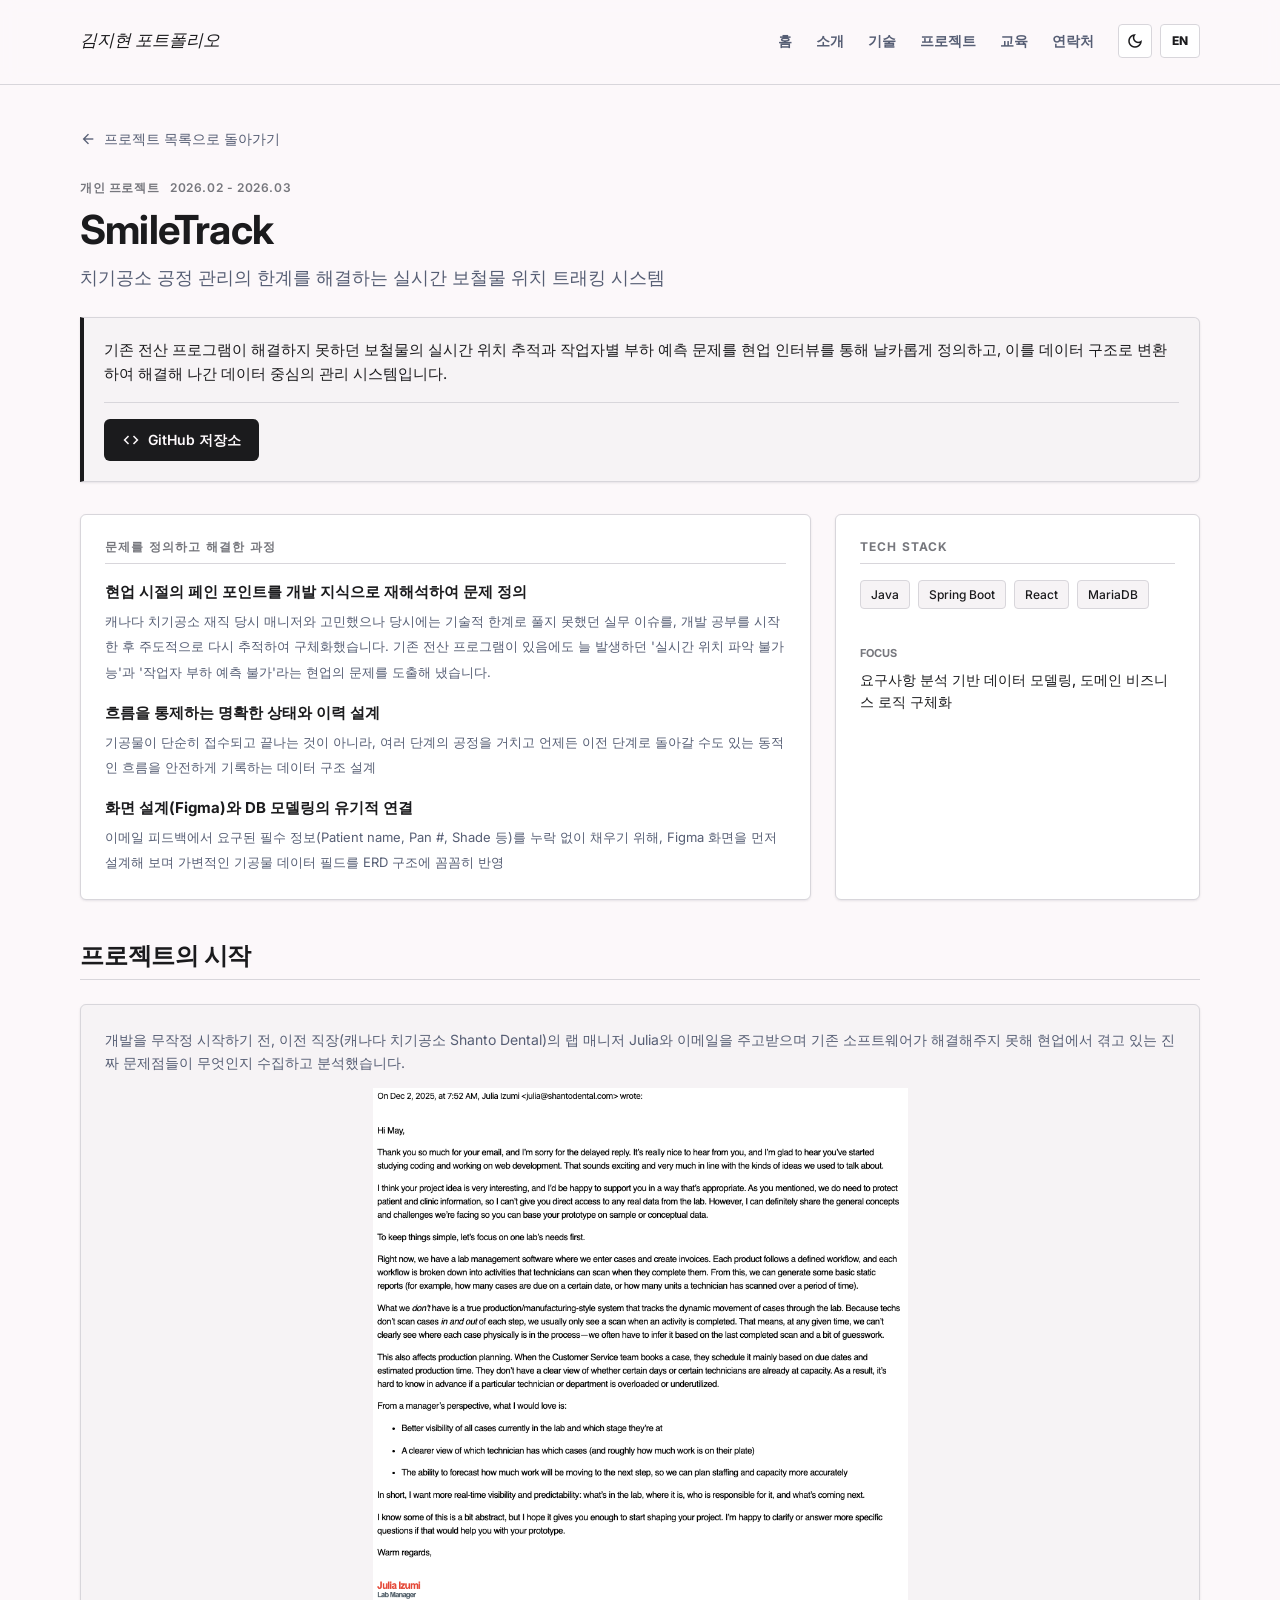
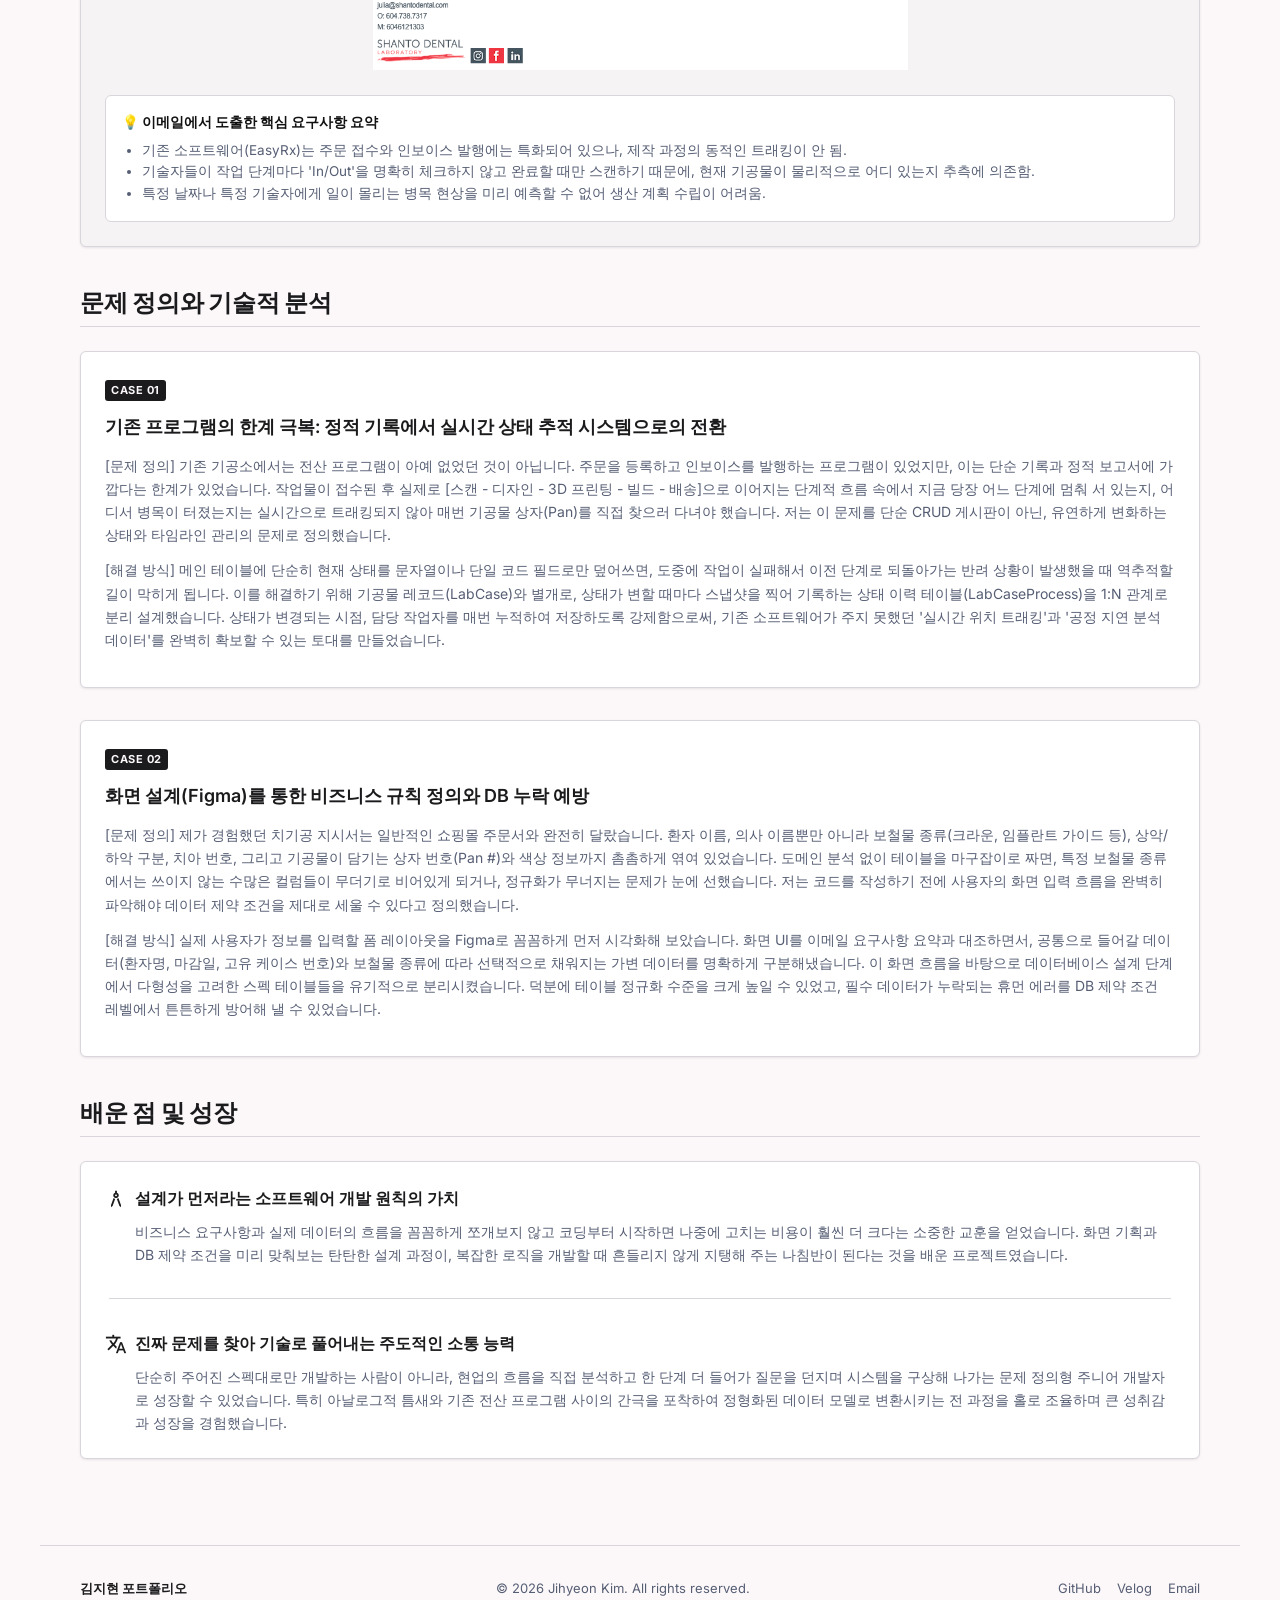
<file: smiletrack.html>
<!doctype html>
<html lang="ko">
  <head>
    <meta charset="utf-8" />
    <meta name="viewport" content="width=device-width, initial-scale=1.0" />
    <title>SmileTrack - Project Detail</title>
    <link rel="preconnect" href="https://fonts.googleapis.com" />
    <link rel="preconnect" href="https://fonts.gstatic.com" crossorigin />
    <link
      href="https://fonts.googleapis.com/css2?family=Inter:wght=400;500;600;700;800&display=swap"
      rel="stylesheet"
    />
    <link
      href="https://fonts.googleapis.com/css2?family=Material+Symbols+Outlined:wght,FILL@100..700,0..1&display=swap"
      rel="stylesheet"
    />
    <link rel="stylesheet" href="styles.css" />
  </head>
  <body>
    <site-header></site-header>

    <main class="detail-main">
      <div class="back-nav">
        <a href="index.html#projects" class="back-link">
          <span class="material-symbols-outlined" style="font-size: 16px"
            >arrow_back</span
          >
          <span data-ko="프로젝트 목록으로 돌아가기" data-en="Back to Projects"
            >프로젝트 목록으로 돌아가기</span
          >
        </a>
      </div>

      <section class="project-header">
        <span
          class="project-meta"
          data-ko="개인 프로젝트&nbsp;&nbsp;&nbsp;2026.02 - 2026.03"
          data-en="Individual Project&nbsp;&nbsp;&nbsp;Feb 2026 - Mar 2026"
          >개인 프로젝트&nbsp;&nbsp;&nbsp;2026.02 - 2026.03</span
        >
        <h1 class="project-title">SmileTrack</h1>
        <p
          class="project-subtitle"
          data-ko="치기공소 공정 관리의 한계를 해결하는 실시간 보철물 위치 트래킹 시스템"
          data-en="Dental Laboratory Workflow Management & Case Tracking System"
        >
          치기공소 공정 관리의 한계를 해결하는 실시간 보철물 위치 트래킹 시스템
        </p>

        <div
          class="panel"
          style="
            border-left: 4px solid var(--text);
            border-radius: 0 6px 6px 0;
            background: var(--surface-soft);
            padding: 20px;
          "
        >
          <p
            style="
              margin: 0;
              font-size: 15px;
              line-height: 1.6;
              color: var(--text);
            "
            data-ko="기존 전산 프로그램이 해결하지 못하던 보철물의 실시간 위치 추적과 작업자별 부하 예측 문제를 현업 인터뷰를 통해 날카롭게 정의하고, 이를 데이터 구조로 변환하여 해결해 나간 데이터 중심의 관리 시스템입니다."
            data-en="A workflow tracking system created by identifying the limitations of existing software and converting real-world production bottlenecks into structured data state changes."
          >
            기존 전산 프로그램이 해결하지 못하던 보철물의 실시간 위치 추적과
            작업자별 부하 예측 문제를 현업 인터뷰를 통해 날카롭게 정의하고, 이를
            데이터 구조로 변환하여 해결해 나간 데이터 중심의 관리 시스템입니다.
          </p>

          <div class="demo-banner">
            <div class="link-group">
              <a
                href="https://github.com/maycode28/SmileTrack"
                target="_blank"
                rel="noreferrer"
                class="demo-link-btn"
              >
                <span class="material-symbols-outlined" style="font-size: 18px"
                  >code</span
                >
                <span data-ko="GitHub 저장소" data-en="GitHub Repository"
                  >GitHub 저장소</span
                >
              </a>
            </div>
          </div>
        </div>
      </section>

      <section class="detail-grid">
        <div class="panel">
          <h2
            style="
              font-size: 12px;
              color: var(--subtle);
              text-transform: uppercase;
              letter-spacing: 0.1em;
              border-bottom: 1px solid var(--line);
              padding-bottom: 8px;
              margin-bottom: 16px;
            "
            data-ko="문제를 정의하고 해결한 과정"
            data-en="How I Defined & Solved the Problem"
          >
            문제를 정의하고 해결한 과정
          </h2>
          <ul class="role-list">
            <li>
              <strong
                data-ko="현업 시절의 페인 포인트를 개발 지식으로 재해석하여 문제 정의"
                data-en="Resolving Past Workplace Pain Points with New Engineering Skills"
                >현업 시절의 페인 포인트를 개발 지식으로 재해석하여 문제
                정의</strong
              >
              <span
                data-ko="캐나다 치기공소 재직 당시 매니저와 고민했으나 당시에는 기술적 한계로 풀지 못했던 실무 이슈를, 개발 공부를 시작한 후 주도적으로 다시 추적하여 구체화했습니다. 기존 전산 프로그램이 있음에도 늘 발생하던 '실시간 위치 파악 불가능'과 '작업자 부하 예측 불가'라는 현업의 문제를 도출해 냈습니다."
                data-en="Driven by unresolved bottlenecks from my past dental lab role in Canada, I re-engaged with the manager after learning to code. I analyzed why their invoicing system failed to track work-in-progress, clearly defining the exact visibility and capacity forecasting gaps we once faced."
                >캐나다 치기공소 재직 당시 매니저와 고민했으나 당시에는 기술적
                한계로 풀지 못했던 실무 이슈를, 개발 공부를 시작한 후 주도적으로
                다시 추적하여 구체화했습니다. 기존 전산 프로그램이 있음에도 늘
                발생하던 '실시간 위치 파악 불가능'과 '작업자 부하 예측 불가'라는
                현업의 문제를 도출해 냈습니다.</span
              >
            </li>
            <li>
              <strong
                data-ko="흐름을 통제하는 명확한 상태와 이력 설계"
                data-en="Designing Explicit Status and History Schema"
                >흐름을 통제하는 명확한 상태와 이력 설계</strong
              >
              <span
                data-ko="기공물이 단순히 접수되고 끝나는 것이 아니라, 여러 단계의 공정을 거치고 언제든 이전 단계로 돌아갈 수도 있는 동적인 흐름을 안전하게 기록하는 데이터 구조 설계"
                data-en="Modeled a relational database flow that captures not just the current phase, but step-by-step history snapshots to cleanly handle complex re-work and department handover logs."
                >기공물이 단순히 접수되고 끝나는 것이 아니라, 여러 단계의 공정을
                거치고 언제든 이전 단계로 돌아갈 수도 있는 동적인 흐름을
                안전하게 기록하는 데이터 구조 설계</span
              >
            </li>
            <li>
              <strong
                data-ko="화면 설계(Figma)와 DB 모델링의 유기적 연결"
                data-en="Connecting Figma Prototypes directly to ERD Constraints"
                >화면 설계(Figma)와 DB 모델링의 유기적 연결</strong
              >
              <span
                data-ko="이메일 피드백에서 요구된 필수 정보(Patient name, Pan #, Shade 등)를 누락 없이 채우기 위해, Figma 화면을 먼저 설계해 보며 가변적인 기공물 데이터 필드를 ERD 구조에 꼼꼼히 반영"
                data-en="Mapped essential production values outlined in user feedback into responsive Figma mockups first, ensuring data integrity before committing to database normalization."
                >이메일 피드백에서 요구된 필수 정보(Patient name, Pan #, Shade
                등)를 누락 없이 채우기 위해, Figma 화면을 먼저 설계해 보며
                가변적인 기공물 데이터 필드를 ERD 구조에 꼼꼼히 반영</span
              >
            </li>
          </ul>
        </div>

        <div class="panel">
          <h2
            style="
              font-size: 12px;
              color: var(--subtle);
              text-transform: uppercase;
              letter-spacing: 0.1em;
              border-bottom: 1px solid var(--line);
              padding-bottom: 8px;
              margin-bottom: 16px;
            "
            data-ko="Tech Stack"
            data-en="Tech Stack"
          >
            Tech Stack
          </h2>

          <div
            style="
              display: flex;
              flex-direction: column;
              gap: 12px;
              margin-bottom: 16px;
            "
          >
            <div>
              <div class="tag-container">
                <span class="tech-tag">Java</span>
                <span class="tech-tag">Spring Boot</span>
                <span class="tech-tag">React</span>
                <span class="tech-tag">MariaDB</span>
              </div>
            </div>
          </div>

          <h3
            style="
              font-size: 11px;
              color: var(--subtle);
              text-transform: uppercase;
              margin-bottom: 6px;
              font-weight: 700;
            "
            data-ko="Focus"
            data-en="Focus"
          >
            Focus
          </h3>
          <p
            style="
              margin: 0;
              font-size: 14px;
              color: var(--text);
              font-weight: 500;
            "
            data-ko="요구사항 분석 기반 데이터 모델링, 도메인 비즈니스 로직 구체화"
            data-en="Requirement-Driven Data Modeling, Domain Logic Specification"
          >
            요구사항 분석 기반 데이터 모델링, 도메인 비즈니스 로직 구체화
          </p>
        </div>
      </section>

      <section class="deep-dive-section">
        <h2
          class="section-headline"
          data-ko="프로젝트의 시작"
          data-en="Project Catalyst"
        >
          프로젝트의 시작
        </h2>
        <div
          class="panel"
          style="
            background: var(--surface-soft);
            padding: 24px;
            border: 1px solid var(--line);
          "
        >
          <p
            style="
              font-size: 14px;
              line-height: 1.6;
              margin-top: 0;
              color: var(--muted);
            "
            data-ko="개발을 무작정 시작하기 전, 이전 직장(캐나다 치기공소 Shanto Dental)의 랩 매니저 Julia와 이메일을 주고받으며 기존 소프트웨어가 해결해주지 못해 현업에서 겪고 있는 진짜 문제점들이 무엇인지 수집하고 분석했습니다."
            data-en="Before writing code, I communicated with Julia, the Lab Manager at Shanto Dental in Canada, to analyze exactly where existing management tools failed to support real-time team synchronization."
          >
            개발을 무작정 시작하기 전, 이전 직장(캐나다 치기공소 Shanto
            Dental)의 랩 매니저 Julia와 이메일을 주고받으며 기존 소프트웨어가
            해결해주지 못해 현업에서 겪고 있는 진짜 문제점들이 무엇인지 수집하고
            분석했습니다.
          </p>

          <img
            src="images/smileTrack-conversation.png"
            alt="[시각화 자료] 전매니저와 이메일 대화"
            style="display: block; margin: 0 auto; width: 50%; height: auto"
          />

          <br />

          <div
            style="
              background: var(--surface);
              padding: 16px;
              border-radius: 6px;
              border: 1px solid var(--line);
              font-size: 13.5px;
              color: var(--text);
            "
          >
            <strong
              style="display: block; margin-bottom: 6px; color: var(--primary)"
              data-ko="💡 이메일에서 도출한 핵심 요구사항 요약"
              data-en="💡 Summary of Core Email Insights"
              >💡 이메일에서 도출한 핵심 요구사항 요약</strong
            >
            <ul
              style="
                margin: 0;
                padding-left: 20px;
                line-height: 1.6;
                color: var(--muted);
              "
            >
              <li
                data-ko="기존 소프트웨어(EasyRx)는 주문 접수와 인보이스 발행에는 특화되어 있으나, 제작 과정의 동적인 트래킹이 안 됨."
                data-en="Existing systems handle registration and billing perfectly but lack real-time visibility into dynamic work-in-progress positions."
              >
                기존 소프트웨어(EasyRx)는 주문 접수와 인보이스 발행에는 특화되어
                있으나, 제작 과정의 동적인 트래킹이 안 됨.
              </li>
              <li
                data-ko="기술자들이 작업 단계마다 'In/Out'을 명확히 체크하지 않고 완료할 때만 스캔하기 때문에, 현재 기공물이 물리적으로 어디 있는지 추측에 의존함."
                data-en="Technicians only scan upon final task completion, forcing management to guess the physical location of items between major milestones."
              >
                기술자들이 작업 단계마다 'In/Out'을 명확히 체크하지 않고 완료할
                때만 스캔하기 때문에, 현재 기공물이 물리적으로 어디 있는지
                추측에 의존함.
              </li>
              <li
                data-ko="특정 날짜나 특정 기술자에게 일이 몰리는 병목 현상을 미리 예측할 수 없어 생산 계획 수립이 어려움."
                data-en="Unable to forecast personnel or daily station overloads, leading to unpredictable scheduling bottlenecks."
              >
                특정 날짜나 특정 기술자에게 일이 몰리는 병목 현상을 미리 예측할
                수 없어 생산 계획 수립이 어려움.
              </li>
            </ul>
          </div>
        </div>
      </section>

      <section class="deep-dive-section">
        <h2
          class="section-headline"
          data-ko="문제 정의와 기술적 분석"
          data-en="Problem Definition & Deep Dive"
        >
          문제 정의와 기술적 분석
        </h2>

        <article class="panel case-card">
          <span class="case-badge">CASE 01</span>
          <h3
            class="case-title"
            data-ko="기존 프로그램의 한계 극복: 정적 기록에서 실시간 상태 추적 시스템으로의 전환"
            data-en="Overcoming Systemic Gaps: Moving from Static Billing Records to Real-Time Dynamic States"
          >
            기존 프로그램의 한계 극복: 정적 기록에서 실시간 상태 추적
            시스템으로의 전환
          </h3>
          <div class="case-content">
            <p
              data-ko="[문제 정의] 기존 기공소에서는 전산 프로그램이 아예 없었던 것이 아닙니다. 주문을 등록하고 인보이스를 발행하는 프로그램이 있었지만, 이는 단순 기록과 정적 보고서에 가깝다는 한계가 있었습니다. 작업물이 접수된 후 실제로 [스캔 - 디자인 - 3D 프린팅 - 빌드 - 배송]으로 이어지는 단계적 흐름 속에서 지금 당장 어느 단계에 멈춰 서 있는지, 어디서 병목이 터졌는지는 실시간으로 트래킹되지 않아 매번 기공물 상자(Pan)를 직접 찾으러 다녀야 했습니다. 저는 이 문제를 단순 CRUD 게시판이 아닌, 유연하게 변화하는 상태와 타임라인 관리의 문제로 정의했습니다."
              data-en="[Problem Definition] The lab already utilized management tools, but they operated primarily as static ledger-books for invoices rather than real-time tracking engines. Once a case was submitted, there was no logical window into which specific workstation it was idling at, or why a backup occurred. I chose to define this not as a simple data-entry log problem, but as a dynamic state and timeline tracking challenge."
            >
              <strong>[문제 정의]</strong> 기존 기공소에서는 전산 프로그램이
              아예 없었던 것이 아닙니다. 주문을 등록하고 인보이스를 발행하는
              프로그램이 있었지만, 이는 단순 기록과 정적 보고서에 가깝다는
              한계가 있었습니다. 작업물이 접수된 후 실제로 [스캔 - 디자인 - 3D
              프린팅 - 빌드 - 배송]으로 이어지는 단계적 흐름 속에서 지금 당장
              어느 단계에 멈춰 서 있는지, 어디서 병목이 터졌는지는 실시간으로
              트래킹되지 않아 매번 기공물 상자(Pan)를 직접 찾으러 다녀야
              했습니다. 저는 이 문제를 단순 CRUD 게시판이 아닌, 유연하게
              변화하는 상태와 타임라인 관리의 문제로 정의했습니다.
            </p>
            <p
              data-ko="[해결 방식] 메인 테이블에 단순히 현재 상태를 문자열이나 단일 코드 필드로만 덮어쓰면, 도중에 작업이 실패해서 이전 단계로 되돌아가는 반려 상황이 발생했을 때 역추적할 길이 막히게 됩니다. 이를 해결하기 위해 기공물 레코드(LabCase)와 별개로, 상태가 변할 때마다 스냅샷을 찍어 기록하는 상태 이력 테이블(LabCaseProcess)을 1:N 관계로 분리 설계했습니다. 상태가 변경되는 시점, 담당 작업자를 매번 누적하여 저장하도록 강제함으로써, 기존 소프트웨어가 주지 못했던 '실시간 위치 트래킹'과 '공정 지연 분석 데이터'를 완벽히 확보할 수 있는 토대를 만들었습니다."
              data-en="[Architectural Fix] Overwriting a simple string or single enum status inside the main table wipes out the structural context of why or when a case bounced backward due to a rework (Redo) scenario. I separated the database engine to utilize an explicit 1:N history table (`CaseStatusHistory`). Each time a state changes, the app pushes timestamps, assigned technician IDs, and error reason codes into this history stack, providing genuine tracking transparency and operational forensics."
            >
              <strong>[해결 방식]</strong> 메인 테이블에 단순히 현재 상태를
              문자열이나 단일 코드 필드로만 덮어쓰면, 도중에 작업이 실패해서
              이전 단계로 되돌아가는 반려 상황이 발생했을 때 역추적할 길이
              막히게 됩니다. 이를 해결하기 위해 기공물 레코드(LabCase)와 별개로,
              상태가 변할 때마다 스냅샷을 찍어 기록하는 상태 이력
              테이블(LabCaseProcess)을 1:N 관계로 분리 설계했습니다. 상태가
              변경되는 시점, 담당 작업자를 매번 누적하여 저장하도록
              강제함으로써, 기존 소프트웨어가 주지 못했던 '실시간 위치 트래킹'과
              '공정 지연 분석 데이터'를 완벽히 확보할 수 있는 토대를
              만들었습니다.
            </p>
          </div>
        </article>

        <article class="panel case-card">
          <span class="case-badge">CASE 02</span>
          <h3
            class="case-title"
            data-ko="화면 설계(Figma)를 통한 비즈니스 규칙 정의와 DB 누락 예방"
            data-en="Figma-Driven Interface Mapping to Bridge Functional Requirements and Relational Database Rules"
          >
            화면 설계(Figma)를 통한 비즈니스 규칙 정의와 DB 누락 예방
          </h3>
          <div class="case-content">
            <p
              data-ko="[문제 정의] 제가 경험했던 치기공 지시서는 일반적인 쇼핑몰 주문서와 완전히 달랐습니다. 환자 이름, 의사 이름뿐만 아니라 보철물 종류(크라운, 임플란트 가이드 등), 상악/하악 구분, 치아 번호, 그리고 기공물이 담기는 상자 번호(Pan #)와 색상 정보까지 촘촘하게 엮여 있었습니다. 도메인 분석 없이 테이블을 마구잡이로 짜면, 특정 보철물 종류에서는 쓰이지 않는 수많은 컬럼들이 무더기로 비어있게 되거나, 정규화가 무너지는 문제가 눈에 선했습니다. 저는 코드를 작성하기 전에 사용자의 화면 입력 흐름을 완벽히 파악해야 데이터 제약 조건을 제대로 세울 수 있다고 정의했습니다."
              data-en="[Problem Definition] Analysis of the lab manager’s feedback revealed that dental invoices are uniquely complex. Beyond patient and doctor data, they demand specific configurations like upper/lower arch assignments, precise tooth numbering, and distinct pan tracking metrics (e.g., Pan 1234B - color-coded baskets). Building a layout blindly risks leaving an unnormalized, null-heavy database schema. I recognized that mapping input patterns must serve as the foundation for relational structural rules."
            >
              <strong>[문제 정의]</strong> 제가 경험했던 치기공 지시서는
              일반적인 쇼핑몰 주문서와 완전히 달랐습니다. 환자 이름, 의사
              이름뿐만 아니라 보철물 종류(크라운, 임플란트 가이드 등), 상악/하악
              구분, 치아 번호, 그리고 기공물이 담기는 상자 번호(Pan #)와 색상
              정보까지 촘촘하게 엮여 있었습니다. 도메인 분석 없이 테이블을
              마구잡이로 짜면, 특정 보철물 종류에서는 쓰이지 않는 수많은
              컬럼들이 무더기로 비어있게 되거나, 정규화가 무너지는 문제가 눈에
              선했습니다. 저는 코드를 작성하기 전에 사용자의 화면 입력 흐름을
              완벽히 파악해야 데이터 제약 조건을 제대로 세울 수 있다고
              정의했습니다.
            </p>
            <p
              data-ko="[해결 방식] 실제 사용자가 정보를 입력할 폼 레이아웃을 Figma로 꼼꼼하게 먼저 시각화해 보았습니다. 화면 UI를 이메일 요구사항 요약과 대조하면서, 공통으로 들어갈 데이터(환자명, 마감일, 고유 케이스 번호)와 보철물 종류에 따라 선택적으로 채워지는 가변 데이터를 명확하게 구분해냈습니다. 이 화면 흐름을 바탕으로 데이터베이스 설계 단계에서 다형성을 고려한 스펙 테이블들을 유기적으로 분리시켰습니다. 덕분에 테이블 정규화 수준을 크게 높일 수 있었고, 필수 데이터가 누락되는 휴먼 에러를 DB 제약 조건 레벨에서 튼튼하게 방어해 낼 수 있었습니다."
              data-en="[Architectural Fix] I structured the interface pathways visually within Figma blueprints beforehand. Comparing the interactive interface with the manager's checklist allowed me to cleanly split baseline shared attributes (Patient indexes, Deadlines) away from dynamic, task-specific details. This reverse-engineered modeling process optimized database normalization, successfully isolating sparse elements and securing structural integrity at the database level."
            >
              <strong>[해결 방식]</strong> 실제 사용자가 정보를 입력할 폼
              레이아웃을 Figma로 꼼꼼하게 먼저 시각화해 보았습니다. 화면 UI를
              이메일 요구사항 요약과 대조하면서, 공통으로 들어갈 데이터(환자명,
              마감일, 고유 케이스 번호)와 보철물 종류에 따라 선택적으로 채워지는
              가변 데이터를 명확하게 구분해냈습니다. 이 화면 흐름을 바탕으로
              데이터베이스 설계 단계에서 다형성을 고려한 스펙 테이블들을
              유기적으로 분리시켰습니다. 덕분에 테이블 정규화 수준을 크게 높일
              수 있었고, 필수 데이터가 누락되는 휴먼 에러를 DB 제약 조건
              레벨에서 튼튼하게 방어해 낼 수 있었습니다.
            </p>
          </div>
        </article>
      </section>

      <section style="margin-bottom: 6px">
        <h2
          class="section-headline"
          data-ko="배운 점 및 성장"
          data-en="Lessons Learned & Growth"
        >
          배운 점 및 성장
        </h2>
        <div
          class="panel"
          style="
            display: flex;
            flex-direction: column;
            gap: 32px;
            padding: 24px;
          "
        >
          <div
            class="growth-box"
            style="display: flex; flex-direction: column; gap: 8px"
          >
            <h4
              style="
                font-size: 16px;
                font-weight: 600;
                color: var(--text);
                margin: 0;
                display: flex;
                align-items: center;
                gap: 8px;
              "
            >
              <span
                class="material-symbols-outlined"
                style="color: var(--text); font-size: 22px"
                >architecture</span
              >
              <span
                data-ko="설계가 먼저라는 소프트웨어 개발 원칙의 가치"
                data-en="Deep Apprehension of 'Design First' Development Flow"
                >설계가 먼저라는 소프트웨어 개발 원칙의 가치</span
              >
            </h4>
            <p
              style="
                font-size: 14px;
                color: var(--muted);
                line-height: 1.65;
                margin: 0;
                padding-left: 30px;
              "
              data-ko="비즈니스 요구사항과 실제 데이터의 흐름을 꼼꼼하게 쪼개보지 않고 코딩부터 시작하면 나중에 고치는 비용이 훨씬 더 크다는 소중한 교훈을 얻었습니다. 화면 기획과 DB 제약 조건을 미리 맞춰보는 탄탄한 설계 과정이, 복잡한 로직을 개발할 때 흔들리지 않게 지탱해 주는 나침반이 된다는 것을 배운 프로젝트였습니다."
              data-en="I learned that writing code before completely mapping the target domain boundaries results in significant technical debt. This project proved that spending time harmonizing interface flows and database rules acts as a critical compass, keeping development stable through heavy features."
            >
              비즈니스 요구사항과 실제 데이터의 흐름을 꼼꼼하게 쪼개보지 않고
              코딩부터 시작하면 나중에 고치는 비용이 훨씬 더 크다는 소중한
              교훈을 얻었습니다. 화면 기획과 DB 제약 조건을 미리 맞춰보는 탄탄한
              설계 과정이, 복잡한 로직을 개발할 때 흔들리지 않게 지탱해 주는
              나침반이 된다는 것을 배운 프로젝트였습니다.
            </p>
          </div>

          <div
            style="border-bottom: 1px solid var(--line); margin: 0 4px"
          ></div>

          <div
            class="growth-box"
            style="display: flex; flex-direction: column; gap: 8px"
          >
            <h4
              style="
                font-size: 16px;
                font-weight: 600;
                color: var(--text);
                margin: 0;
                display: flex;
                align-items: center;
                gap: 8px;
              "
            >
              <span
                class="material-symbols-outlined"
                style="color: var(--text); font-size: 22px"
                >translate</span
              >
              <span
                data-ko="진짜 문제를 찾아 기술로 풀어내는 주도적인 소통 능력"
                data-en="Proactive Communication in Transforming Real-World Gaps into Digital Logic"
                >진짜 문제를 찾아 기술로 풀어내는 주도적인 소통 능력</span
              >
            </h4>
            <p
              style="
                font-size: 14px;
                color: var(--muted);
                line-height: 1.65;
                margin: 0;
                padding-left: 30px;
              "
              data-ko="단순히 주어진 스펙대로만 개발하는 사람이 아니라, 현업의 흐름을 직접 분석하고 한 단계 더 들어가 질문을 던지며 시스템을 구상해 나가는 문제 정의형 주니어 개발자로 성장할 수 있었습니다. 특히 아날로그적 틈새와 기존 전산 프로그램 사이의 간극을 포착하여 정형화된 데이터 모델로 변환시키는 전 과정을 홀로 조율하며 큰 성취감과 성장을 경험했습니다."
              data-en="I matured into a problem-defining junior developer who can ask deeper contextual questions and shape systems, rather than just coding pre-assigned specs. Bridging operational gaps with a resilient data model has empowered my engineering ownership."
            >
              단순히 주어진 스펙대로만 개발하는 사람이 아니라, 현업의 흐름을
              직접 분석하고 한 단계 더 들어가 질문을 던지며 시스템을 구상해
              나가는 문제 정의형 주니어 개발자로 성장할 수 있었습니다. 특히
              아날로그적 틈새와 기존 전산 프로그램 사이의 간극을 포착하여
              정형화된 데이터 모델로 변환시키는 전 과정을 홀로 조율하며 큰
              성취감과 성장을 경험했습니다.
            </p>
          </div>
        </div>
      </section>
    </main>

    <site-footer></site-footer>

    <script src="components.js"></script>
    <script src="script.js"></script>
  </body>
</html>
</file>
<file: styles.css>
/* ===== Theme ===== */
:root {
  --background: #fcf8fa;
  --surface: #ffffff;
  --surface-muted: #f0edef;
  --surface-soft: #f6f3f5;
  --text: #1b1b1d;
  --muted: #565e74;
  --subtle: #76777d;
  --line: #d8d6db;
  --primary: #111111;
  --primary-hover: #303032;
  --shadow: 0 1px 3px rgba(15, 23, 42, 0.06), 0 1px 2px rgba(15, 23, 42, 0.04);
}

/* Dark Theme */
[data-theme="dark"] {
  --background: #0d0d11;
  --surface: #17171c;
  --surface-muted: #23232a;
  --surface-soft: #1d1d24;
  --text: #f3f3f5;
  --muted: #a0a4b0;
  --subtle: #82838a;
  --line: #2d2d35;
  --primary: #f3f3f5;
  --primary-hover: #d1d2d7;
  --shadow: 0 4px 12px rgba(0, 0, 0, 0.4);
}

* {
  box-sizing: border-box;
}

html {
  scroll-behavior: smooth;
}

body {
  margin: 0;
  background: var(--background);
  color: var(--text);
  font-family:
    Inter,
    system-ui,
    -apple-system,
    BlinkMacSystemFont,
    "Segoe UI",
    sans-serif;
  line-height: 1.6;
  transition:
    background 0.3s ease,
    color 0.3s ease;
}

img {
  display: block;
  max-width: 100%;
}

a {
  color: inherit;
  text-decoration: none;
}

.material-symbols-outlined {
  font-variation-settings:
    "FILL" 0,
    "wght" 400,
    "GRAD" 0,
    "opsz" 24;
}

/* ===== Header ===== */
.site-header {
  position: fixed;
  top: 0;
  left: 0;
  right: 0;
  z-index: 20;
  display: flex;
  align-items: center;
  justify-content: space-between;
  gap: 24px;
  max-width: 1200px;
  margin: 0 auto;
  padding: 24px 40px;
}

.site-header::before {
  content: "";
  position: fixed;
  inset: 0 0 auto 0;
  height: 84px;
  z-index: -1;
  border-bottom: 1px solid var(--line);
  background: rgba(252, 248, 250, 0.82);
  backdrop-filter: blur(8px);
}

[data-theme="dark"] .site-header::before {
  background: rgba(13, 13, 17, 0.82);
}

.brand {
  order: 1;
  font-family: "Playfair Display", Georgia, serif;
  font-size: 17px;
  font-weight: 500;
  font-style: italic;
}

.site-nav {
  order: 2;
  display: flex;
  gap: 24px;
  margin-left: auto;
  color: var(--muted);
  font-size: 14px;
  font-weight: 600;
}

.header-actions {
  order: 3;
  display: flex;
  align-items: center;
  gap: 8px;
}

.lang-toggle,
.theme-toggle {
  height: 34px;
  border: 1px solid var(--line);
  border-radius: 4px;
  background: var(--surface);
  color: var(--text);
  font: inherit;
  cursor: pointer;
  display: inline-flex;
  align-items: center;
  justify-content: center;
  transition:
    background 0.2s ease,
    border-color 0.2s ease;
}

.lang-toggle {
  min-width: 40px;
  font-size: 12px;
  font-weight: 800;
}

.theme-toggle {
  width: 34px;
}

.theme-toggle span {
  font-size: 18px;
}

.site-nav a:hover,
.site-nav a.active,
.lang-toggle:hover,
.theme-toggle:hover {
  color: var(--text);
}

.menu-button {
  display: none;
  width: 38px;
  height: 38px;
  border: 1px solid var(--line);
  border-radius: 4px;
  background: var(--surface);
  color: var(--text);
}

/* ===== Layout ===== */
.section {
  max-width: 1200px;
  margin: 0 auto;
  padding: 80px 40px;
  scroll-margin-top: 84px;
}

.hero {
  display: grid;
  grid-template-columns: minmax(0, 1fr) minmax(280px, 0.6fr);
  align-items: center;
  gap: 48px;
  min-height: calc(100vh - 84px);
  padding-top: 120px;
}

h1,
h2,
h3,
p {
  margin-top: 0;
}

h1 {
  margin-bottom: 16px;
  font-size: 52px;
  line-height: 1.1;
  font-weight: 800;
  letter-spacing: -0.02em;
}

h1 span {
  display: block;
  color: var(--subtle);
}

h2 {
  margin-bottom: 16px;
  font-size: 30px;
  line-height: 1.3;
  font-weight: 700;
  letter-spacing: -0.01em;
}

h3 {
  margin-bottom: 8px;
  font-size: 18px;
  font-weight: 600;
}

.hero-line {
  max-width: 600px;
  margin-bottom: 28px;
  font-size: 20px;
  font-weight: 500;
}

.hero-actions {
  display: flex;
  flex-wrap: wrap;
  gap: 12px;
}

/* ===== Buttons ===== */
.button {
  display: inline-flex;
  align-items: center;
  justify-content: center;
  gap: 8px;
  min-height: 42px;
  padding: 10px 20px;
  border-radius: 4px;
  border: 1px solid var(--line);
  font-weight: 600;
}

.button.primary {
  border-color: var(--primary);
  background: var(--primary);
  color: var(--background);
}

[data-theme="dark"] .button.primary {
  color: #0d0d11;
}

.button.primary:hover {
  background: var(--primary-hover);
  border-color: var(--primary-hover);
}

.button.secondary {
  background: var(--surface);
  color: var(--text);
}

.button.secondary:hover {
  background: var(--surface-soft);
}

.button.compact {
  min-height: 36px;
  padding: 6px 14px;
  font-size: 13px;
}

/* ===== Cards ===== */
.hero-visual {
  position: relative;
  max-width: 420px;
  justify-self: end;
}

.hero-visual::before {
  content: "";
  position: absolute;
  inset: 20px -16px -16px 20px;
  z-index: -1;
  border-radius: 6px;
  background: var(--surface-muted);
}

.hero-visual img {
  width: 100%;
  aspect-ratio: 4 / 3;
  object-fit: cover;
  border: 1px solid var(--line);
  border-radius: 6px;
}

.section-head {
  max-width: 640px;
  margin-bottom: 24px;
}

.eyebrow {
  margin-bottom: 8px;
  color: var(--subtle);
  font-size: 13px;
  font-weight: 700;
  text-transform: uppercase;
  letter-spacing: 0.05em;
}

.panel,
.project-card {
  border: 1px solid var(--line);
  border-radius: 6px;
  background: var(--surface);
  box-shadow: var(--shadow);
}

.panel {
  padding: 24px;
}

.panel > .material-symbols-outlined,
.skill-card > .material-symbols-outlined {
  display: inline-flex;
  align-items: center;
  justify-content: center;
  width: 40px;
  height: 40px;
  margin-bottom: 12px;
  border: 1px solid var(--line);
  border-radius: 4px;
  background: var(--surface-soft);
}

.about-grid {
  display: grid;
  grid-template-columns: minmax(0, 2fr) minmax(240px, 1fr);
  gap: 24px;
  margin-bottom: 24px;
}

.about-main p {
  color: var(--muted);
}

.profile-panel {
  text-align: center;
}

.profile-panel img {
  width: 120px;
  height: 120px;
  margin: 0 auto 16px;
  object-fit: cover;
  border: 1px solid var(--line);
  border-radius: 50%;
}

.mini-tags,
.tags {
  display: flex;
  flex-wrap: wrap;
  gap: 6px;
}

.mini-tags {
  justify-content: center;
}

.mini-tags span,
.tags span {
  display: inline-flex;
  align-items: center;
  min-height: 24px;
  padding: 2px 8px;
  border: 1px solid var(--line);
  border-radius: 4px;
  background: var(--surface-soft);
  color: var(--muted);
  font-size: 11px;
  font-weight: 600;
}

.value-grid,
.skill-grid {
  display: grid;
  grid-template-columns: repeat(3, minmax(0, 1fr));
  gap: 24px;
}

.skill-grid {
  grid-template-columns: repeat(4, minmax(0, 1fr));
}

.skill-card ul {
  margin: 0;
  padding: 0;
  list-style: none;
  color: var(--muted);
}

.skill-card li + li {
  margin-top: 6px;
}

/* ===== Projects ===== */
.projects-grid {
  display: grid;
  grid-template-columns: repeat(2, minmax(0, 1fr));
  gap: 24px;
}

.project-card {
  overflow: hidden;
}

.project-card img {
  width: 100%;
  aspect-ratio: 16 / 9;
  object-fit: cover;
}

.project-featured {
  grid-column: 1 / -1;
  display: grid;
  grid-template-columns: minmax(0, 1fr) minmax(340px, 1fr);
}

.project-featured img {
  height: 100%;
  aspect-ratio: auto;
}

.project-copy {
  padding: 24px;
}

.project-copy p {
  color: var(--muted);
}

.badge {
  display: inline-block;
  margin-bottom: 8px;
  padding: 2px 6px;
  border-radius: 4px;
  background: var(--surface-muted);
  color: var(--subtle);
  font-size: 11px;
  font-weight: 700;
}

.tags {
  margin: 16px 0;
}

/* ===== Timeline ===== */
.timeline {
  position: relative;
  display: flex;
  flex-direction: column;
  gap: 24px;
  max-width: 800px;
  padding-left: 44px;
}

.timeline::before {
  content: "";
  position: absolute;
  left: 12px;
  top: 0;
  bottom: 0;
  width: 2px;
  background: var(--line);
  z-index: 1;
}

.timeline-dot {
  position: absolute;
  left: 13px;
  width: 12px;
  height: 12px;
  border-radius: 50%;
  background: var(--background);
  border: 2px solid var(--text);
  transform: translate(-50%, 24px);
  z-index: 5;
}

.timeline-dot:nth-of-type(1) {
  top: 0px;
}
.timeline-dot:nth-of-type(2) {
  top: calc(1 * (100% / 7));
}
.timeline-dot:nth-of-type(3) {
  top: calc(2 * (100% / 7));
}
.timeline-dot:nth-of-type(4) {
  top: calc(3 * (100% / 7));
}
.timeline-dot:nth-of-type(5) {
  top: calc(4 * (100% / 7));
}
.timeline-dot:nth-of-type(6) {
  top: calc(5 * (100% / 7));
}
.timeline-dot:nth-of-type(7) {
  top: calc(6 * (100% / 7));
}

.timeline article {
  position: relative;
  padding: 20px;
  border: 1px solid var(--line);
  border-radius: 6px;
  background: var(--surface);
  box-shadow: var(--shadow);
}

.timeline article time {
  display: block;
  margin-bottom: 4px;
  color: var(--muted);
  font-size: 13px;
  font-weight: 600;
  line-height: 1.5;
}

.item-link {
  color: inherit;
  text-decoration: underline;
  text-decoration-color: var(--line);
  text-underline-offset: 3px;
  transition: text-decoration-color 160ms ease;
}

.item-link:hover {
  text-decoration-color: var(--text);
}

.title-link {
  text-decoration: none;
}

.title-link:hover {
  text-decoration: underline;
  text-decoration-color: var(--text);
  text-underline-offset: 3px;
}

.timeline article p {
  margin-bottom: 0;
  color: var(--muted);
}

.timeline article .tags {
  margin-top: 12px;
  margin-bottom: 0;
}

/* ===== Project Detail Layout & Components (공통 상세페이지 규격) ===== */
.detail-main {
  max-width: 1200px;
  margin: 0 auto;
  padding: 128px 40px 80px;
  width: 100%;
  box-sizing: border-box;
}

.back-link {
  display: inline-flex;
  align-items: center;
  gap: 8px;
  margin-bottom: 24px;
  color: var(--muted);
  font-size: 14px;
  font-weight: 500;
  text-decoration: none;
  transition: color 0.2s;
}

.back-link:hover {
  color: var(--text);
}

/* 프로젝트 헤더 영역 */
.project-header {
  margin-bottom: 32px;
}

.project-meta {
  font-size: 12px;
  color: var(--subtle);
  text-transform: uppercase;
  letter-spacing: 0.05em;
  font-weight: 600;
}

.project-title {
  font-size: 40px;
  font-weight: 700;
  color: var(--text);
  margin: 8px 0 12px 0;
}

.project-subtitle {
  font-size: 18px;
  color: var(--muted);
  margin-bottom: 24px;
  font-weight: 500;
}

/* 데모 및 링크 액션 배너 */
.demo-banner {
  display: flex;
  flex-direction: column;
  gap: 12px;
  margin-top: 16px;
  padding-top: 16px;
  border-top: 1px solid var(--line);
}

.link-group {
  display: flex;
  flex-wrap: wrap;
  gap: 12px;
}

.demo-link-btn {
  display: inline-flex;
  align-items: center;
  gap: 8px;
  background: var(--text);
  color: var(--background);
  padding: 10px 18px;
  border-radius: 6px;
  font-size: 14px;
  font-weight: 600;
  text-decoration: none;
  transition: opacity 0.2s;
}

.demo-link-btn.secondary {
  background: var(--surface);
  color: var(--text);
  border: 1px solid var(--line);
}

.demo-link-btn:hover {
  opacity: 0.9;
}

.credentials-box {
  display: flex;
  gap: 16px;
  font-size: 13px;
  color: var(--muted);
  background: var(--surface);
  padding: 8px 12px;
  border-radius: 4px;
  border: 1px solid var(--line);
  width: fit-content;
}

.credentials-box code {
  font-family: monospace;
  background: var(--surface-soft);
  padding: 2px 6px;
  border-radius: 3px;
  color: var(--text);
  font-weight: 600;
}

/* 상세페이지 핵심 그리드 레이아웃 */
.detail-grid {
  display: grid;
  grid-template-columns: 2fr 1fr;
  gap: 24px;
  margin-bottom: 40px;
}

/* 주요 역할 리스트 */
.role-list {
  list-style: none;
  padding: 0;
  margin: 0;
  display: flex;
  flex-direction: column;
  gap: 16px;
}

.role-list li strong {
  display: block;
  font-size: 15px;
  color: var(--text);
  margin-bottom: 4px;
}

.role-list li span {
  font-size: 13px;
  color: var(--muted);
  line-height: 1.5;
}

/* 기술 스택 태그 */
.tag-container {
  display: flex;
  flex-wrap: wrap;
  gap: 8px;
  margin-bottom: 20px;
}

.tech-tag {
  padding: 4px 10px;
  background: var(--surface-soft);
  font-size: 12px;
  border-radius: 4px;
  font-weight: 500;
  border: 1px solid var(--line);
  color: var(--text);
}

/* 딥다이브 / 문제 해결 섹션 */
.deep-dive-section {
  margin-bottom: 40px;
}

.section-headline {
  font-size: 24px;
  font-weight: 700;
  color: var(--text);
  margin-bottom: 24px;
  padding-bottom: 8px;
  border-bottom: 1px solid var(--line);
}

.case-card {
  margin-bottom: 32px;
}

.case-badge {
  font-size: 11px;
  font-weight: 700;
  background: var(--text);
  color: var(--background);
  padding: 2px 6px;
  border-radius: 3px;
  letter-spacing: 0.05em;
  display: inline-block;
  margin-bottom: 12px;
}

.case-title {
  font-size: 18px;
  font-weight: 600;
  margin: 0 0 12px 0;
  color: var(--text);
}

.case-content p {
  font-size: 14px;
  line-height: 1.65;
  color: var(--muted);
  margin: 0 0 12px 0;
}

.case-content ul {
  margin: 0 0 16px 0;
  padding-left: 20px;
  font-size: 14px;
  color: var(--muted);
  line-height: 1.6;
}

/* 이미지 및 시각화 자료 플레이스홀더 */
.img-placeholder {
  width: 100%;
  height: 260px;
  background: var(--surface-soft);
  border: 2px dashed var(--line);
  border-radius: 6px;
  display: flex;
  flex-direction: column;
  align-items: center;
  justify-content: center;
  gap: 8px;
  margin: 16px 0;
  color: var(--subtle);
}

.img-placeholder .material-symbols-outlined {
  font-size: 32px;
  color: var(--muted);
}

.img-placeholder span.placeholder-text {
  font-size: 13px;
  font-weight: 500;
  text-align: center;
  padding: 0 16px;
}

/* 회고 및 성장 섹션 레이아웃 */
.growth-grid {
  display: grid;
  grid-template-columns: 1fr 1fr;
  gap: 24px;
}

.growth-box h4 {
  font-size: 16px;
  font-weight: 600;
  color: var(--text);
  margin: 0 0 8px 0;
  display: flex;
  align-items: center;
  gap: 6px;
}

.growth-box p {
  font-size: 14px;
  color: var(--muted);
  line-height: 1.6;
  margin: 0;
}

/* ===== Contact & Footer ===== */
.contact-section {
  max-width: 800px;
  text-align: center;
}

.contact-section h2 {
  font-size: 32px;
}

.contact-section > p:not(.eyebrow) {
  color: var(--muted);
}

.contact-grid {
  display: grid;
  grid-template-columns: repeat(4, minmax(0, 1fr));
  gap: 12px;
  margin-top: 32px;
}

.contact-card {
  display: grid;
  justify-items: center;
  gap: 4px;
  padding: 16px 8px;
}

.contact-card strong {
  font-size: 12px;
}

.contact-card span:last-child {
  color: var(--muted);
  font-size: 11px;
  text-align: center;
  word-break: break-all;
}

.site-footer {
  display: flex;
  align-items: center;
  justify-content: space-between;
  gap: 24px;
  max-width: 1200px;
  margin: 0 auto;
  padding: 32px 40px;
  border-top: 1px solid var(--line);
  color: var(--muted);
  font-size: 13px;
}

.site-footer div {
  display: flex;
  gap: 16px;
}

.site-footer strong,
.site-footer a:hover {
  color: var(--text);
}

/* ===== Responsive ===== */
@media (max-width: 920px) {
  .hero,
  .about-grid,
  .project-featured,
  .detail-hero,
  .detail-grid {
    grid-template-columns: 1fr;
  }

  .value-grid,
  .skill-grid,
  .projects-grid {
    grid-template-columns: repeat(2, minmax(0, 1fr));
  }

  .project-featured img {
    min-height: 240px;
  }

  .detail-grid {
    grid-template-columns: 1fr;
  }
}

@media (max-width: 720px) {
  .site-header {
    padding: 16px 20px;
  }

  .site-header::before {
    height: 72px;
  }

  .menu-button {
    display: inline-flex;
    align-items: center;
    justify-content: center;
  }

  .site-nav {
    position: absolute;
    top: 64px;
    left: 16px;
    right: 16px;
    display: none;
    flex-direction: column;
    gap: 0;
    padding: 8px;
    border: 1px solid var(--line);
    border-radius: 6px;
    background: var(--surface);
    box-shadow: var(--shadow);
  }

  .site-nav.open {
    display: flex;
  }

  .site-nav a {
    padding: 10px;
  }

  .section,
  .detail-main {
    padding-left: 20px;
    padding-right: 20px;
  }

  .hero {
    gap: 32px;
    min-height: auto;
  }

  h1 {
    font-size: 38px;
  }

  h2,
  .contact-section h2 {
    font-size: 26px;
  }

  .value-grid,
  .skill-grid,
  .projects-grid,
  .contact-grid,
  .feature-list {
    grid-template-columns: 1fr;
  }

  .contact-grid {
    grid-template-columns: repeat(2, minmax(0, 1fr));
  }

  .site-footer {
    flex-direction: column;
    align-items: flex-start;
    padding: 32px 20px;
  }

  .timeline {
    padding-left: 36px;
  }
  .timeline::before {
    left: 10px;
  }
  .timeline-dot {
    left: 11px;
    transform: translate(-50%, 24px);
  }

  .growth-grid {
    grid-template-columns: 1fr;
  }
  .detail-main {
    padding-top: 100px;
    padding-left: 20px;
    padding-right: 20px;
  }
}
</file>
